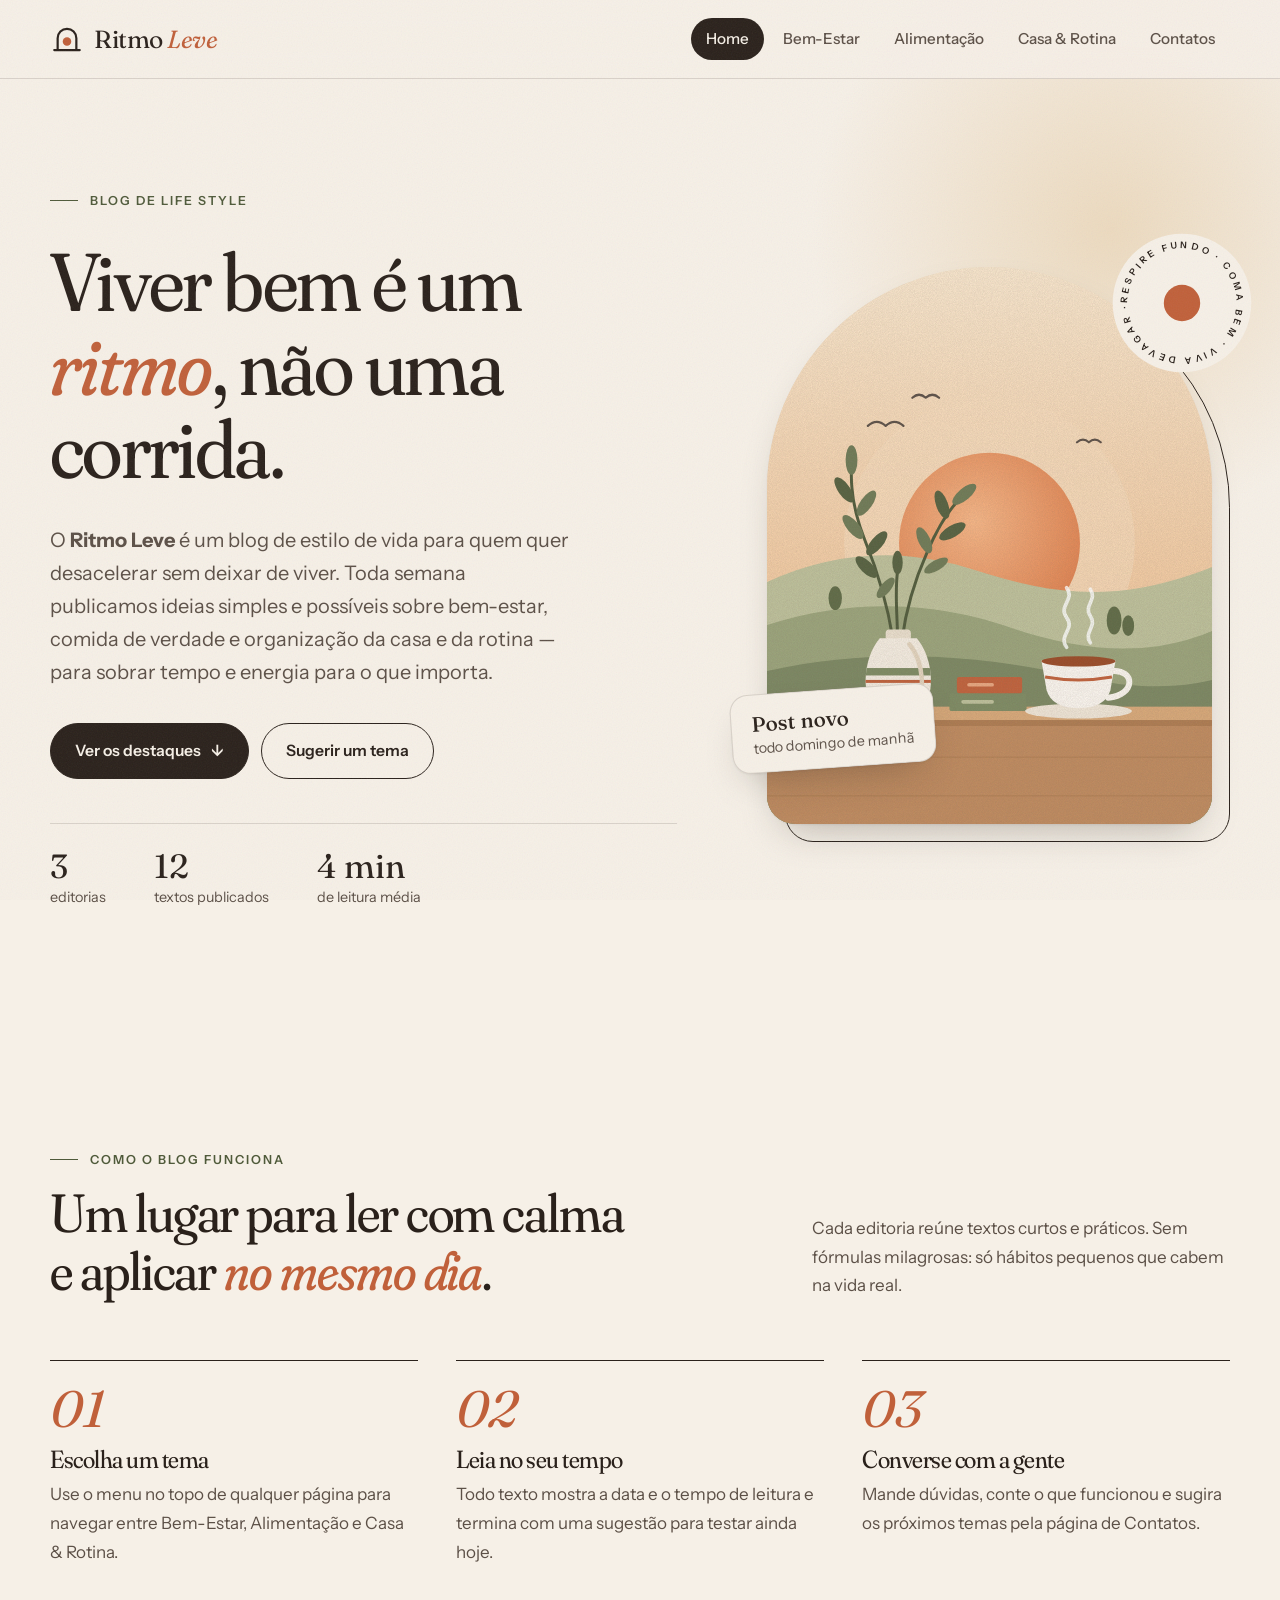
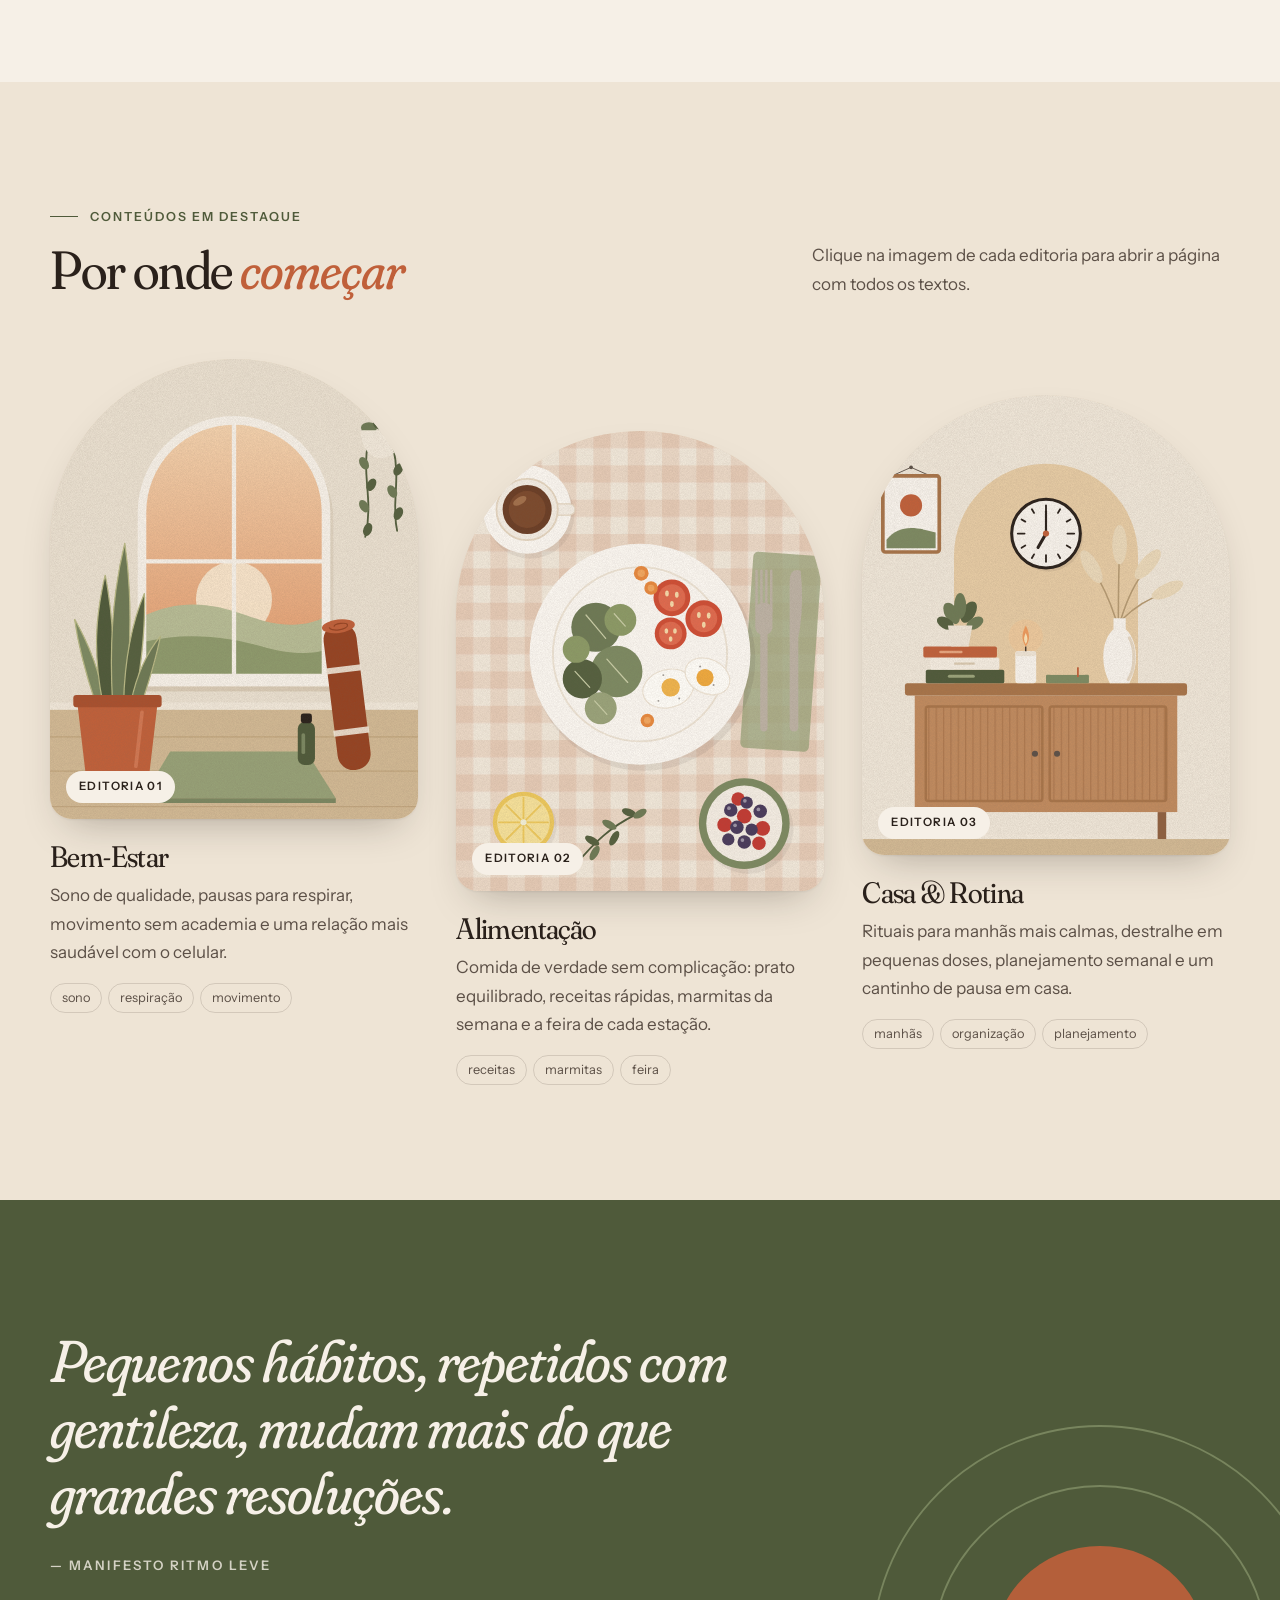
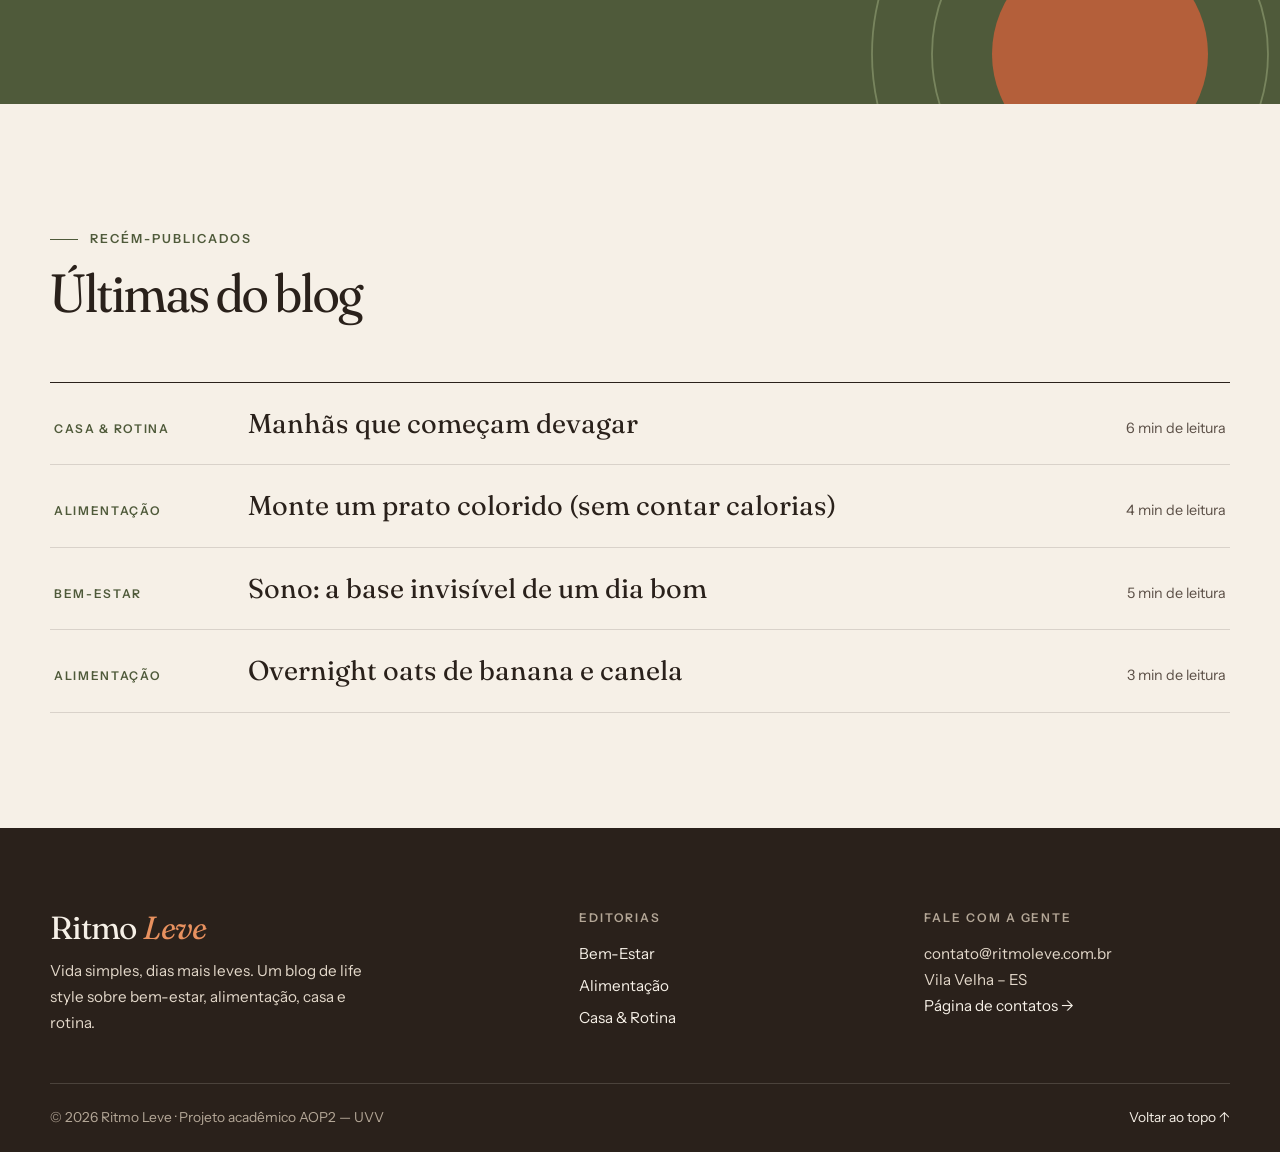
<file: index.html>
<!DOCTYPE html>
<html lang="pt-BR">
<head>
  <meta charset="UTF-8">
  <meta name="viewport" content="width=device-width, initial-scale=1">
  <title>Ritmo Leve — Blog de Life Style</title>
  <meta name="description" content="Ritmo Leve é um blog de life style com ideias práticas de bem-estar, alimentação e organização da casa e da rotina.">
  <link rel="icon" href="img/favicon.svg" type="image/svg+xml">
  <link rel="preconnect" href="https://fonts.googleapis.com">
  <link rel="preconnect" href="https://fonts.gstatic.com" crossorigin>
  <link href="https://fonts.googleapis.com/css2?family=Fraunces:ital,opsz,wght,SOFT,WONK@0,9..144,300..600,0..100,0..1;1,9..144,300..600,0..100,0..1&family=Instrument+Sans:wght@400;500;600&display=swap" rel="stylesheet">
  <link rel="stylesheet" href="css/style.css">
</head>
<body>
  <a class="skip-link" href="#conteudo">Pular para o conteúdo</a>

  <header class="site-header" id="topo">
    <div class="container header-inner">
      <a class="brand" href="index.html" aria-label="Ritmo Leve — página inicial">
        <svg class="brand-mark" viewBox="0 0 40 40" aria-hidden="true">
          <path d="M9 33V19a11 11 0 0 1 22 0v14" fill="none" stroke="currentColor" stroke-width="2.6"/>
          <circle cx="20" cy="23" r="5" fill="#C0603A"/>
          <path d="M5 33h30" stroke="currentColor" stroke-width="2.6" stroke-linecap="round"/>
        </svg>
        <span class="brand-name">Ritmo <em>Leve</em></span>
      </a>
      <nav class="site-nav" aria-label="Navegação principal">
        <ul>
          <li><a href="index.html" aria-current="page">Home</a></li>
          <li><a href="bem-estar.html">Bem-Estar</a></li>
          <li><a href="alimentacao.html">Alimentação</a></li>
          <li><a href="casa-e-rotina.html">Casa &amp; Rotina</a></li>
          <li><a href="contatos.html">Contatos</a></li>
        </ul>
      </nav>
    </div>
  </header>

  <main id="conteudo">

    <!-- Apresentação do blog -->
    <section class="hero" aria-labelledby="hero-titulo">
      <div class="container hero-grid">
        <div class="hero-text">
          <p class="eyebrow rise">Blog de Life Style</p>
          <h1 id="hero-titulo" class="rise d1">Viver bem é um <em>ritmo</em>, não uma corrida.</h1>
          <p class="lead rise d2">
            O <strong>Ritmo Leve</strong> é um blog de estilo de vida para quem quer desacelerar sem deixar de viver.
            Toda semana publicamos ideias simples e possíveis sobre bem-estar, comida de verdade e organização da
            casa e da rotina — para sobrar tempo e energia para o que importa.
          </p>
          <div class="hero-actions rise d3">
            <a class="btn btn-primary" href="#destaques">Ver os destaques <span aria-hidden="true">↓</span></a>
            <a class="btn btn-ghost" href="contatos.html">Sugerir um tema</a>
          </div>
          <ul class="hero-stats rise d4">
            <li><strong>3</strong> editorias</li>
            <li><strong>12</strong> textos publicados</li>
            <li><strong>4 min</strong> de leitura média</li>
          </ul>
        </div>

        <div class="hero-art rise d2">
          <span class="arch-outline" aria-hidden="true"></span>
          <div class="arch">
            <img src="img/hero.svg" width="600" height="750"
                 alt="Ilustração de uma manhã tranquila: sol nascendo sobre colinas, uma xícara de chá, livros e um vaso com galhos no parapeito da janela.">
          </div>
          <div class="hero-ring" aria-hidden="true">
            <svg viewBox="0 0 200 200" width="100%" height="100%">
              <defs>
                <path id="circulo" d="M100,100 m-78,0 a78,78 0 1,1 156,0 a78,78 0 1,1 -156,0"/>
              </defs>
              <circle cx="100" cy="100" r="99" fill="#F6F0E7"/>
              <text><textPath href="#circulo" textLength="485" lengthAdjust="spacing">respire fundo · coma bem · viva devagar ·</textPath></text>
              <circle cx="100" cy="100" r="26" fill="#C0603A"/>
            </svg>
          </div>
          <p class="hero-badge"><strong>Post novo</strong>todo domingo de manhã</p>
        </div>
      </div>
    </section>

    <!-- Como o blog funciona -->
    <section class="section" aria-labelledby="como-titulo">
      <div class="container">
        <div class="section-head">
          <div>
            <p class="eyebrow">Como o blog funciona</p>
            <h2 id="como-titulo">Um lugar para ler com calma e aplicar <em>no mesmo dia</em>.</h2>
          </div>
          <p class="section-intro">
            Cada editoria reúne textos curtos e práticos. Sem fórmulas milagrosas: só hábitos pequenos que cabem na vida real.
          </p>
        </div>
        <ol class="steps">
          <li class="step reveal">
            <span class="step-num">01</span>
            <h3>Escolha um tema</h3>
            <p>Use o menu no topo de qualquer página para navegar entre Bem-Estar, Alimentação e Casa &amp; Rotina.</p>
          </li>
          <li class="step reveal">
            <span class="step-num">02</span>
            <h3>Leia no seu tempo</h3>
            <p>Todo texto mostra a data e o tempo de leitura e termina com uma sugestão para testar ainda hoje.</p>
          </li>
          <li class="step reveal">
            <span class="step-num">03</span>
            <h3>Converse com a gente</h3>
            <p>Mande dúvidas, conte o que funcionou e sugira os próximos temas pela página de Contatos.</p>
          </li>
        </ol>
      </div>
    </section>

    <!-- Conteúdos em destaque -->
    <section class="section band" id="destaques" aria-labelledby="destaques-titulo">
      <div class="container">
        <div class="section-head">
          <div>
            <p class="eyebrow">Conteúdos em destaque</p>
            <h2 id="destaques-titulo">Por onde <em>começar</em></h2>
          </div>
          <p class="section-intro">Clique na imagem de cada editoria para abrir a página com todos os textos.</p>
        </div>

        <div class="highlights">
          <article class="highlight reveal">
            <a class="card-media" href="bem-estar.html">
              <img src="img/bem-estar.svg" width="600" height="750" loading="lazy"
                   alt="Abrir a editoria Bem-Estar: ilustração de uma janela em arco ao entardecer, com planta e tapete de yoga.">
              <span class="card-tag" aria-hidden="true">Editoria 01</span>
            </a>
            <div class="highlight-body">
              <h3><a href="bem-estar.html">Bem-Estar</a></h3>
              <p>Sono de qualidade, pausas para respirar, movimento sem academia e uma relação mais saudável com o celular.</p>
              <ul class="highlight-topics" aria-label="Assuntos">
                <li>sono</li><li>respiração</li><li>movimento</li>
              </ul>
            </div>
          </article>

          <article class="highlight reveal">
            <a class="card-media" href="alimentacao.html">
              <img src="img/alimentacao.svg" width="600" height="750" loading="lazy"
                   alt="Abrir a editoria Alimentação: ilustração de uma mesa vista de cima com prato colorido, café e frutas.">
              <span class="card-tag" aria-hidden="true">Editoria 02</span>
            </a>
            <div class="highlight-body">
              <h3><a href="alimentacao.html">Alimentação</a></h3>
              <p>Comida de verdade sem complicação: prato equilibrado, receitas rápidas, marmitas da semana e a feira de cada estação.</p>
              <ul class="highlight-topics" aria-label="Assuntos">
                <li>receitas</li><li>marmitas</li><li>feira</li>
              </ul>
            </div>
          </article>

          <article class="highlight reveal">
            <a class="card-media" href="casa-e-rotina.html">
              <img src="img/casa-e-rotina.svg" width="600" height="750" loading="lazy"
                   alt="Abrir a editoria Casa e Rotina: ilustração de um aparador com livros, vela, vaso de plumas e relógio marcando sete horas.">
              <span class="card-tag" aria-hidden="true">Editoria 03</span>
            </a>
            <div class="highlight-body">
              <h3><a href="casa-e-rotina.html">Casa &amp; Rotina</a></h3>
              <p>Rituais para manhãs mais calmas, destralhe em pequenas doses, planejamento semanal e um cantinho de pausa em casa.</p>
              <ul class="highlight-topics" aria-label="Assuntos">
                <li>manhãs</li><li>organização</li><li>planejamento</li>
              </ul>
            </div>
          </article>
        </div>
      </div>
    </section>

    <!-- Manifesto -->
    <section class="manifesto" aria-label="Filosofia do blog">
      <div class="container manifesto-inner">
        <blockquote>
          <p>Pequenos hábitos, repetidos com gentileza, mudam mais do que grandes resoluções.</p>
          <footer>— Manifesto Ritmo Leve</footer>
        </blockquote>
        <svg class="manifesto-sun" viewBox="0 0 400 400" aria-hidden="true">
          <circle cx="200" cy="200" r="190" fill="none" stroke="#7D8A62" stroke-width="1.5"/>
          <circle cx="200" cy="200" r="140" fill="none" stroke="#7D8A62" stroke-width="1.5"/>
          <circle cx="200" cy="200" r="90" fill="#C0603A"/>
        </svg>
      </div>
    </section>

    <!-- Últimas publicações -->
    <section class="section" aria-labelledby="ultimas-titulo">
      <div class="container">
        <div class="section-head">
          <div>
            <p class="eyebrow">Recém-publicados</p>
            <h2 id="ultimas-titulo">Últimas do blog</h2>
          </div>
        </div>
        <ul class="post-list">
          <li>
            <a href="casa-e-rotina.html#manhas">
              <span class="post-cat">Casa &amp; Rotina</span>
              <span class="post-title">Manhãs que começam devagar</span>
              <span class="post-time">6 min de leitura</span>
            </a>
          </li>
          <li>
            <a href="alimentacao.html#prato">
              <span class="post-cat">Alimentação</span>
              <span class="post-title">Monte um prato colorido (sem contar calorias)</span>
              <span class="post-time">4 min de leitura</span>
            </a>
          </li>
          <li>
            <a href="bem-estar.html#sono">
              <span class="post-cat">Bem-Estar</span>
              <span class="post-title">Sono: a base invisível de um dia bom</span>
              <span class="post-time">5 min de leitura</span>
            </a>
          </li>
          <li>
            <a href="alimentacao.html#receita">
              <span class="post-cat">Alimentação</span>
              <span class="post-title">Overnight oats de banana e canela</span>
              <span class="post-time">3 min de leitura</span>
            </a>
          </li>
        </ul>
      </div>
    </section>

  </main>

  <footer class="site-footer">
    <div class="container footer-inner">
      <div class="footer-brand">
        <p class="brand-name">Ritmo <em>Leve</em></p>
        <p>Vida simples, dias mais leves. Um blog de life style sobre bem-estar, alimentação, casa e rotina.</p>
      </div>
      <div>
        <h2>Editorias</h2>
        <ul>
          <li><a href="bem-estar.html">Bem-Estar</a></li>
          <li><a href="alimentacao.html">Alimentação</a></li>
          <li><a href="casa-e-rotina.html">Casa &amp; Rotina</a></li>
        </ul>
      </div>
      <div>
        <h2>Fale com a gente</h2>
        <address>
          contato@ritmoleve.com.br<br>
          Vila Velha – ES
        </address>
        <p><a href="contatos.html">Página de contatos →</a></p>
      </div>
    </div>
    <div class="container footer-bottom">
      <p>© 2026 Ritmo Leve · Projeto acadêmico AOP2 — UVV</p>
      <a href="#topo">Voltar ao topo ↑</a>
    </div>
  </footer>
</body>
</html>
</file>
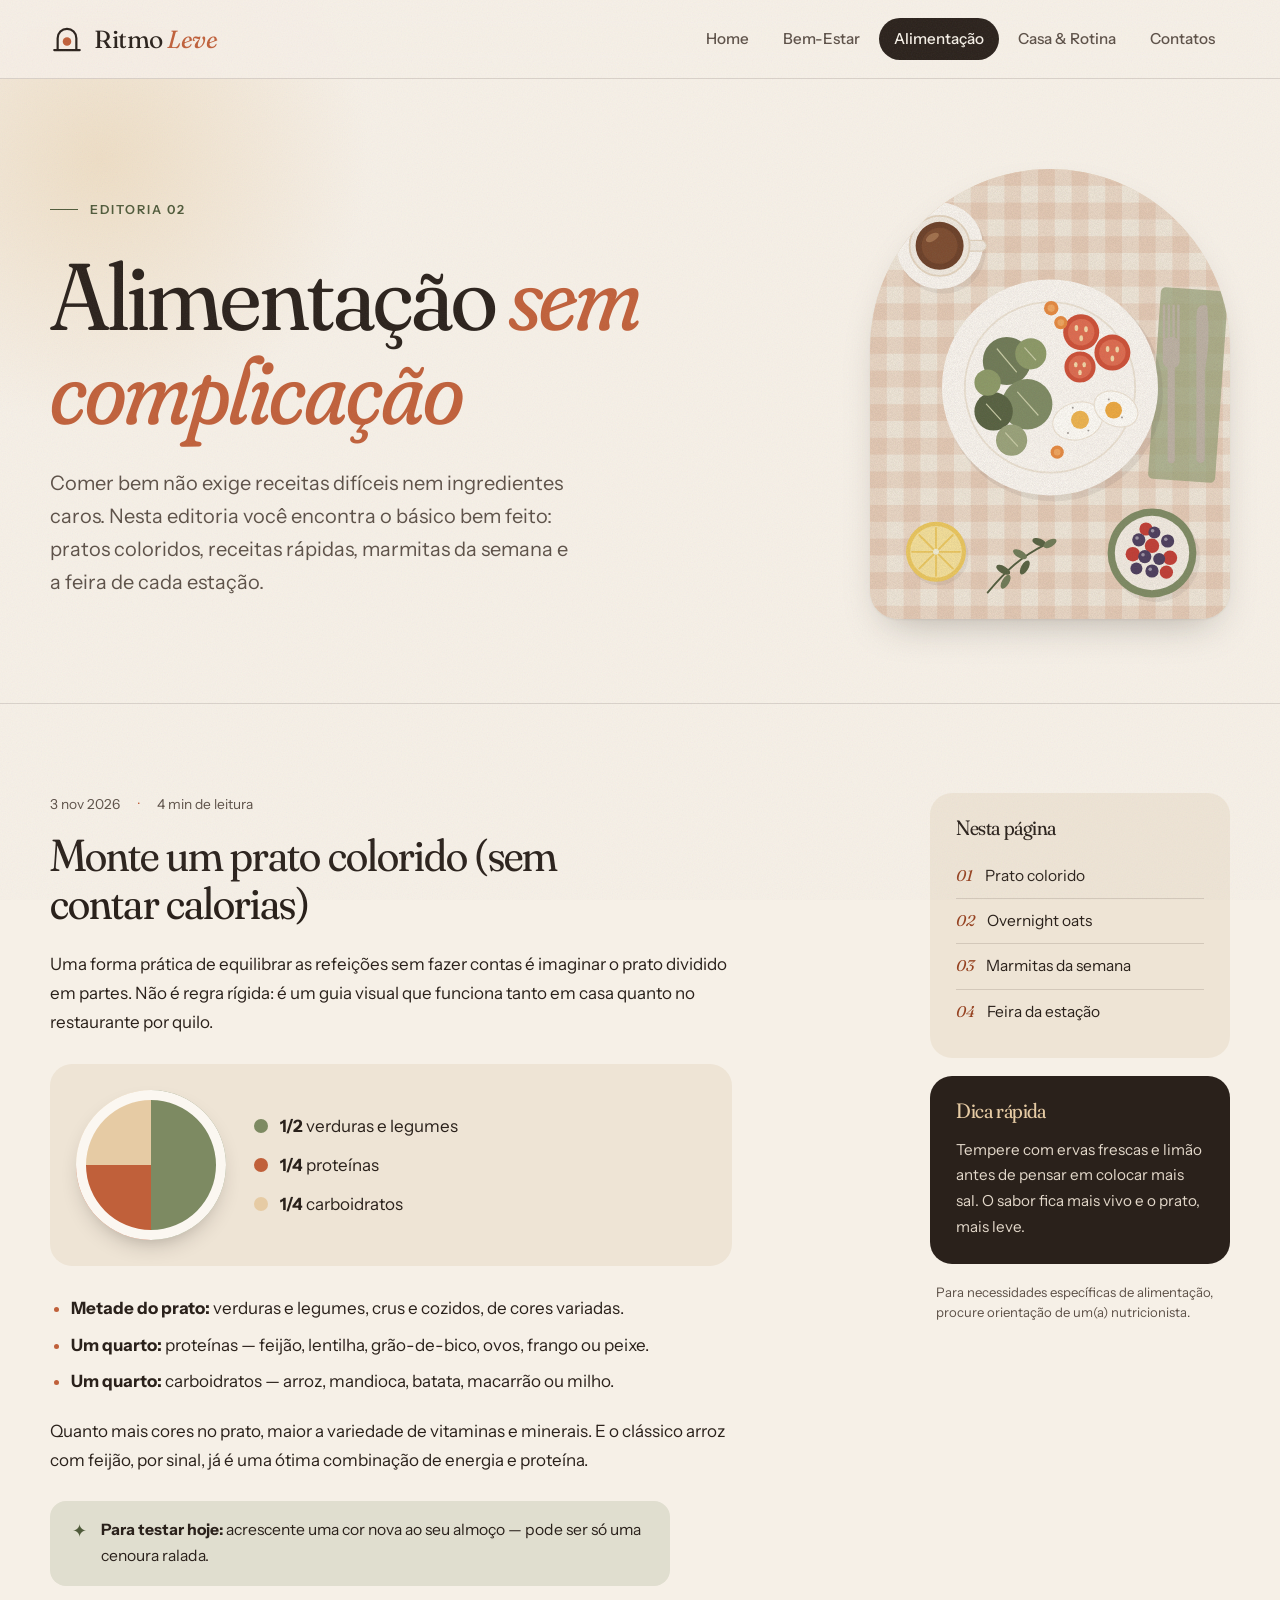
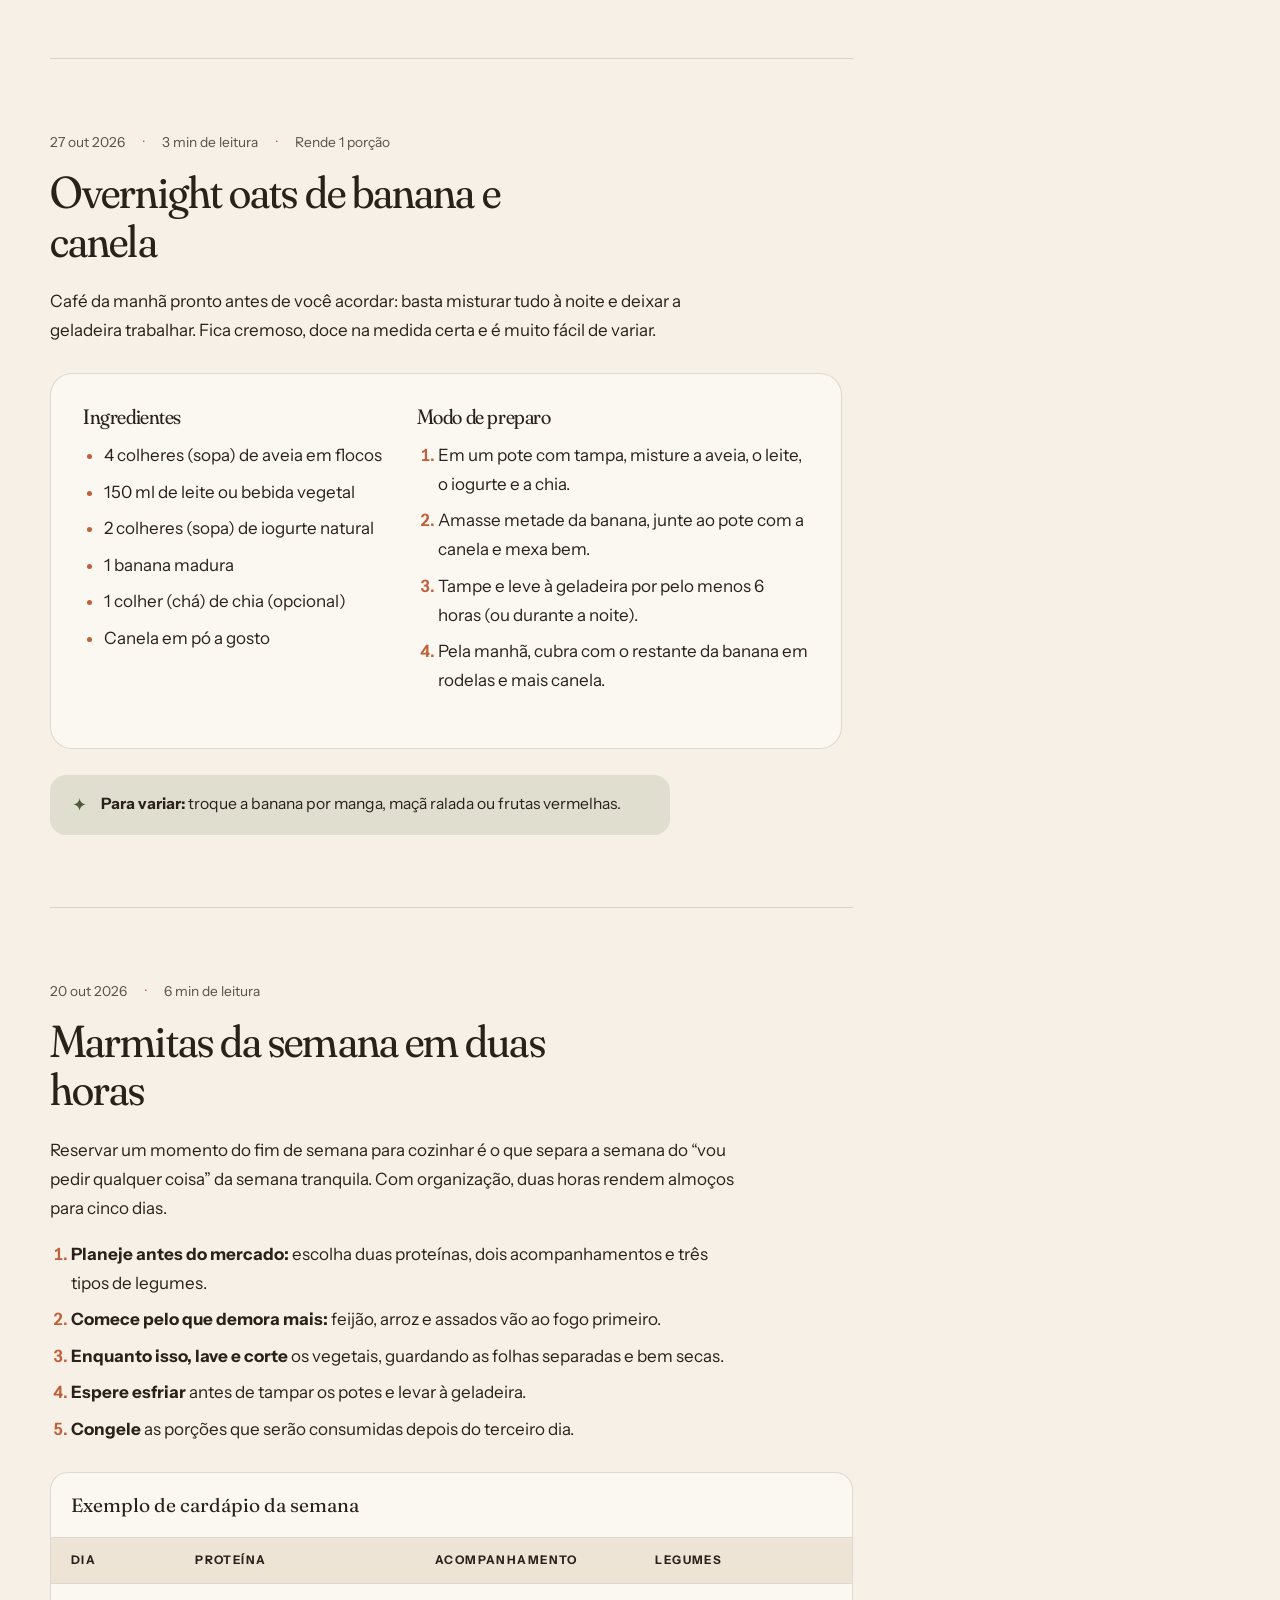
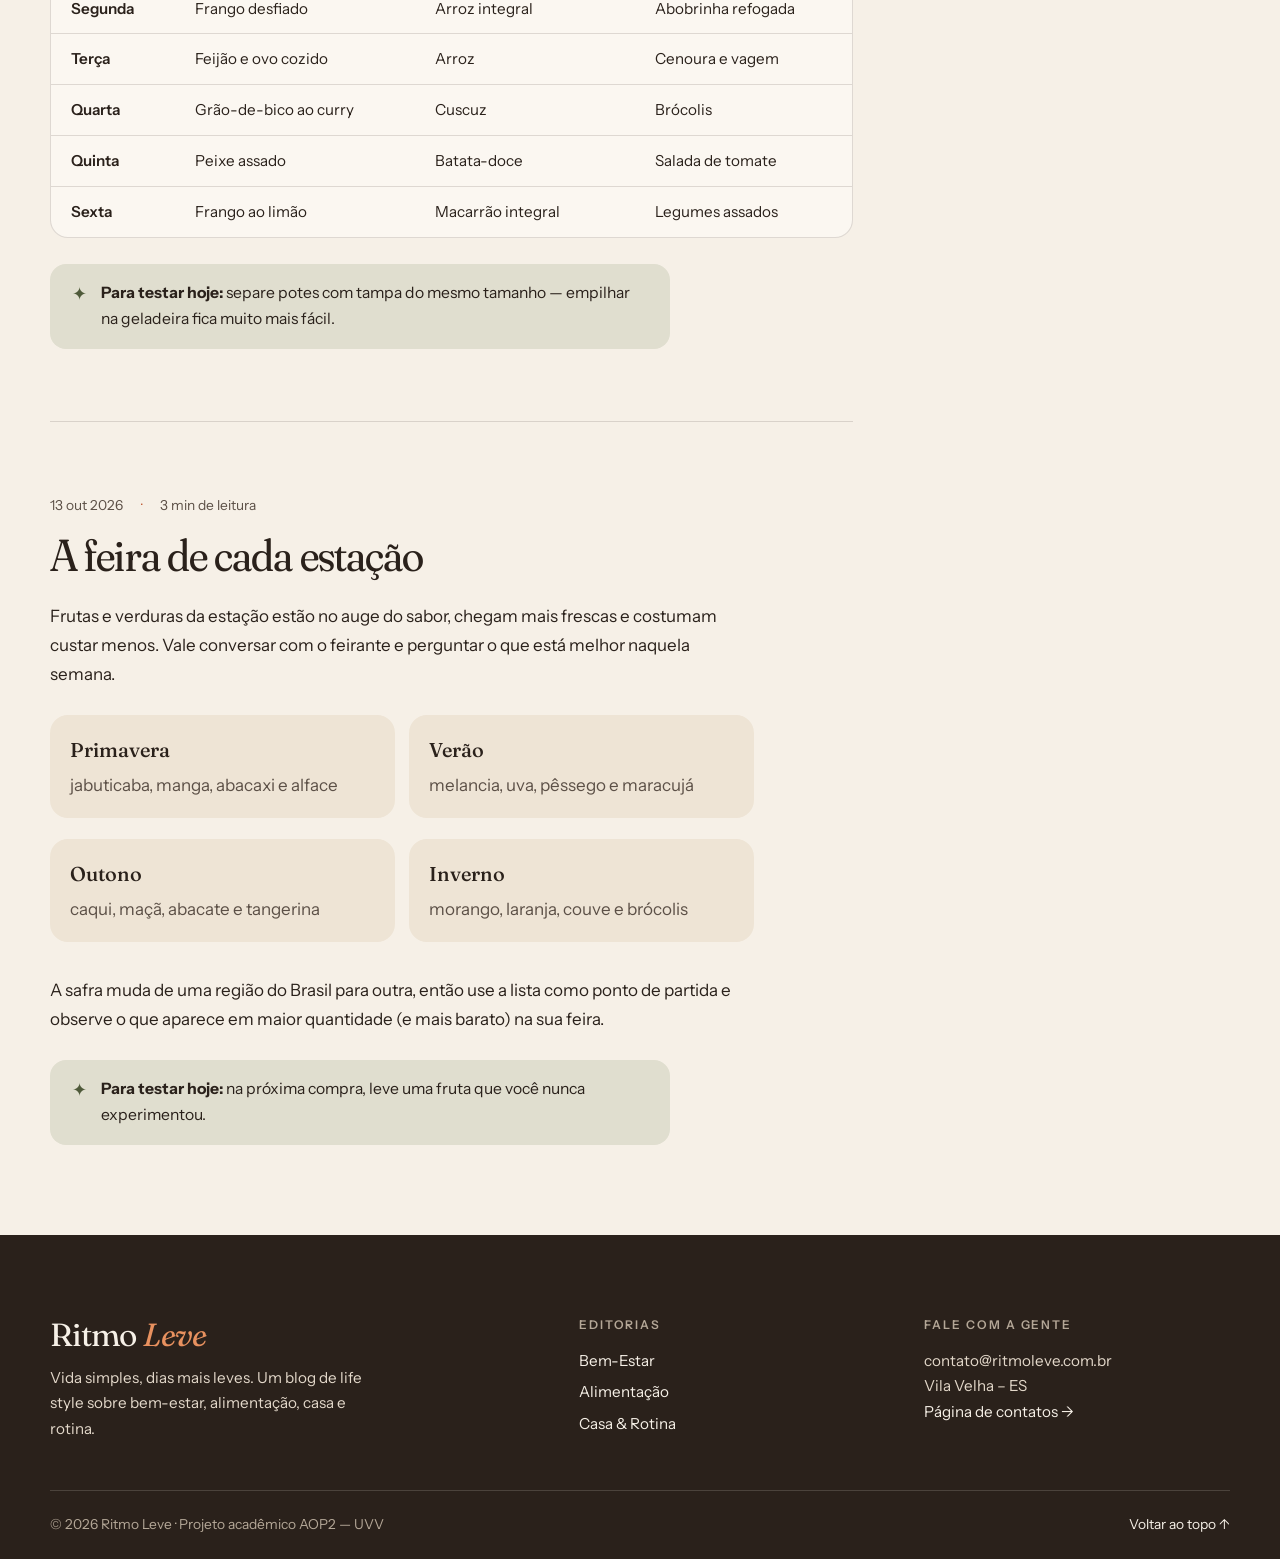
<file: alimentacao.html>
<!DOCTYPE html>
<html lang="pt-BR">
<head>
  <meta charset="UTF-8">
  <meta name="viewport" content="width=device-width, initial-scale=1">
  <title>Alimentação — Ritmo Leve</title>
  <meta name="description" content="Comida de verdade sem complicação: prato colorido, receitas rápidas, marmitas da semana e a feira de cada estação.">
  <link rel="icon" href="img/favicon.svg" type="image/svg+xml">
  <link rel="preconnect" href="https://fonts.googleapis.com">
  <link rel="preconnect" href="https://fonts.gstatic.com" crossorigin>
  <link href="https://fonts.googleapis.com/css2?family=Fraunces:ital,opsz,wght,SOFT,WONK@0,9..144,300..600,0..100,0..1;1,9..144,300..600,0..100,0..1&family=Instrument+Sans:wght@400;500;600&display=swap" rel="stylesheet">
  <link rel="stylesheet" href="css/style.css">
</head>
<body>
  <a class="skip-link" href="#conteudo">Pular para o conteúdo</a>

  <header class="site-header" id="topo">
    <div class="container header-inner">
      <a class="brand" href="index.html" aria-label="Ritmo Leve — página inicial">
        <svg class="brand-mark" viewBox="0 0 40 40" aria-hidden="true">
          <path d="M9 33V19a11 11 0 0 1 22 0v14" fill="none" stroke="currentColor" stroke-width="2.6"/>
          <circle cx="20" cy="23" r="5" fill="#C0603A"/>
          <path d="M5 33h30" stroke="currentColor" stroke-width="2.6" stroke-linecap="round"/>
        </svg>
        <span class="brand-name">Ritmo <em>Leve</em></span>
      </a>
      <nav class="site-nav" aria-label="Navegação principal">
        <ul>
          <li><a href="index.html">Home</a></li>
          <li><a href="bem-estar.html">Bem-Estar</a></li>
          <li><a href="alimentacao.html" aria-current="page">Alimentação</a></li>
          <li><a href="casa-e-rotina.html">Casa &amp; Rotina</a></li>
          <li><a href="contatos.html">Contatos</a></li>
        </ul>
      </nav>
    </div>
  </header>

  <main id="conteudo">

    <section class="page-hero" aria-labelledby="pagina-titulo">
      <div class="container page-hero-grid">
        <div>
          <p class="eyebrow rise">Editoria 02</p>
          <h1 id="pagina-titulo" class="rise d1">Alimentação <em>sem complicação</em></h1>
          <p class="lead rise d2">
            Comer bem não exige receitas difíceis nem ingredientes caros. Nesta editoria você encontra o básico bem
            feito: pratos coloridos, receitas rápidas, marmitas da semana e a feira de cada estação.
          </p>
        </div>
        <div class="arch rise d2">
          <img src="img/alimentacao.svg" width="600" height="750"
               alt="Ilustração de uma mesa vista de cima com prato colorido de salada, tomates e ovos, xícara de café, limão e tigela de frutas vermelhas.">
        </div>
      </div>
    </section>

    <div class="container page-layout">
      <div class="posts">

        <article class="post" id="prato">
          <p class="post-meta"><time datetime="2026-11-03">3 nov 2026</time><span>4 min de leitura</span></p>
          <h2>Monte um prato colorido (sem contar calorias)</h2>
          <p>
            Uma forma prática de equilibrar as refeições sem fazer contas é imaginar o prato dividido em partes. Não é
            regra rígida: é um guia visual que funciona tanto em casa quanto no restaurante por quilo.
          </p>
          <div class="plate-guide">
            <div class="plate" role="img" aria-label="Prato dividido: metade verduras e legumes, um quarto proteínas e um quarto carboidratos."></div>
            <ul class="plate-legend">
              <li><span class="swatch" style="background:#7D8A62"></span><span><strong>1/2</strong> verduras e legumes</span></li>
              <li><span class="swatch" style="background:#C0603A"></span><span><strong>1/4</strong> proteínas</span></li>
              <li><span class="swatch" style="background:#E6CBA4"></span><span><strong>1/4</strong> carboidratos</span></li>
            </ul>
          </div>
          <ul>
            <li><strong>Metade do prato:</strong> verduras e legumes, crus e cozidos, de cores variadas.</li>
            <li><strong>Um quarto:</strong> proteínas — feijão, lentilha, grão-de-bico, ovos, frango ou peixe.</li>
            <li><strong>Um quarto:</strong> carboidratos — arroz, mandioca, batata, macarrão ou milho.</li>
          </ul>
          <p>
            Quanto mais cores no prato, maior a variedade de vitaminas e minerais. E o clássico arroz com feijão, por
            sinal, já é uma ótima combinação de energia e proteína.
          </p>
          <div class="try">
            <p><strong>Para testar hoje:</strong> acrescente uma cor nova ao seu almoço — pode ser só uma cenoura ralada.</p>
          </div>
        </article>

        <article class="post" id="receita">
          <p class="post-meta"><time datetime="2026-10-27">27 out 2026</time><span>3 min de leitura</span><span>Rende 1 porção</span></p>
          <h2>Overnight oats de banana e canela</h2>
          <p>
            Café da manhã pronto antes de você acordar: basta misturar tudo à noite e deixar a geladeira trabalhar.
            Fica cremoso, doce na medida certa e é muito fácil de variar.
          </p>
          <div class="recipe">
            <div>
              <h3>Ingredientes</h3>
              <ul>
                <li>4 colheres (sopa) de aveia em flocos</li>
                <li>150 ml de leite ou bebida vegetal</li>
                <li>2 colheres (sopa) de iogurte natural</li>
                <li>1 banana madura</li>
                <li>1 colher (chá) de chia (opcional)</li>
                <li>Canela em pó a gosto</li>
              </ul>
            </div>
            <div>
              <h3>Modo de preparo</h3>
              <ol>
                <li>Em um pote com tampa, misture a aveia, o leite, o iogurte e a chia.</li>
                <li>Amasse metade da banana, junte ao pote com a canela e mexa bem.</li>
                <li>Tampe e leve à geladeira por pelo menos 6 horas (ou durante a noite).</li>
                <li>Pela manhã, cubra com o restante da banana em rodelas e mais canela.</li>
              </ol>
            </div>
          </div>
          <div class="try">
            <p><strong>Para variar:</strong> troque a banana por manga, maçã ralada ou frutas vermelhas.</p>
          </div>
        </article>

        <article class="post" id="marmitas">
          <p class="post-meta"><time datetime="2026-10-20">20 out 2026</time><span>6 min de leitura</span></p>
          <h2>Marmitas da semana em duas horas</h2>
          <p>
            Reservar um momento do fim de semana para cozinhar é o que separa a semana do “vou pedir qualquer coisa”
            da semana tranquila. Com organização, duas horas rendem almoços para cinco dias.
          </p>
          <ol>
            <li><strong>Planeje antes do mercado:</strong> escolha duas proteínas, dois acompanhamentos e três tipos de legumes.</li>
            <li><strong>Comece pelo que demora mais:</strong> feijão, arroz e assados vão ao fogo primeiro.</li>
            <li><strong>Enquanto isso, lave e corte</strong> os vegetais, guardando as folhas separadas e bem secas.</li>
            <li><strong>Espere esfriar</strong> antes de tampar os potes e levar à geladeira.</li>
            <li><strong>Congele</strong> as porções que serão consumidas depois do terceiro dia.</li>
          </ol>
          <div class="table-wrap">
            <table>
              <caption>Exemplo de cardápio da semana</caption>
              <thead>
                <tr>
                  <th scope="col">Dia</th>
                  <th scope="col">Proteína</th>
                  <th scope="col">Acompanhamento</th>
                  <th scope="col">Legumes</th>
                </tr>
              </thead>
              <tbody>
                <tr><th scope="row">Segunda</th><td>Frango desfiado</td><td>Arroz integral</td><td>Abobrinha refogada</td></tr>
                <tr><th scope="row">Terça</th><td>Feijão e ovo cozido</td><td>Arroz</td><td>Cenoura e vagem</td></tr>
                <tr><th scope="row">Quarta</th><td>Grão-de-bico ao curry</td><td>Cuscuz</td><td>Brócolis</td></tr>
                <tr><th scope="row">Quinta</th><td>Peixe assado</td><td>Batata-doce</td><td>Salada de tomate</td></tr>
                <tr><th scope="row">Sexta</th><td>Frango ao limão</td><td>Macarrão integral</td><td>Legumes assados</td></tr>
              </tbody>
            </table>
          </div>
          <div class="try">
            <p><strong>Para testar hoje:</strong> separe potes com tampa do mesmo tamanho — empilhar na geladeira fica muito mais fácil.</p>
          </div>
        </article>

        <article class="post" id="feira">
          <p class="post-meta"><time datetime="2026-10-13">13 out 2026</time><span>3 min de leitura</span></p>
          <h2>A feira de cada estação</h2>
          <p>
            Frutas e verduras da estação estão no auge do sabor, chegam mais frescas e costumam custar menos. Vale
            conversar com o feirante e perguntar o que está melhor naquela semana.
          </p>
          <ul class="seasons">
            <li class="season"><strong>Primavera</strong>jabuticaba, manga, abacaxi e alface</li>
            <li class="season"><strong>Verão</strong>melancia, uva, pêssego e maracujá</li>
            <li class="season"><strong>Outono</strong>caqui, maçã, abacate e tangerina</li>
            <li class="season"><strong>Inverno</strong>morango, laranja, couve e brócolis</li>
          </ul>
          <p>
            A safra muda de uma região do Brasil para outra, então use a lista como ponto de partida e observe o que
            aparece em maior quantidade (e mais barato) na sua feira.
          </p>
          <div class="try">
            <p><strong>Para testar hoje:</strong> na próxima compra, leve uma fruta que você nunca experimentou.</p>
          </div>
        </article>

      </div>

      <aside class="page-aside" aria-label="Informações da página">
        <nav class="aside-card toc" aria-labelledby="toc-titulo">
          <h2 id="toc-titulo">Nesta página</h2>
          <ol>
            <li><a href="#prato">Prato colorido</a></li>
            <li><a href="#receita">Overnight oats</a></li>
            <li><a href="#marmitas">Marmitas da semana</a></li>
            <li><a href="#feira">Feira da estação</a></li>
          </ol>
        </nav>
        <div class="aside-card tip">
          <h2>Dica rápida</h2>
          <p>Tempere com ervas frescas e limão antes de pensar em colocar mais sal. O sabor fica mais vivo e o prato, mais leve.</p>
        </div>
        <p class="aside-note">Para necessidades específicas de alimentação, procure orientação de um(a) nutricionista.</p>
      </aside>
    </div>

  </main>

  <footer class="site-footer">
    <div class="container footer-inner">
      <div class="footer-brand">
        <p class="brand-name">Ritmo <em>Leve</em></p>
        <p>Vida simples, dias mais leves. Um blog de life style sobre bem-estar, alimentação, casa e rotina.</p>
      </div>
      <div>
        <h2>Editorias</h2>
        <ul>
          <li><a href="bem-estar.html">Bem-Estar</a></li>
          <li><a href="alimentacao.html">Alimentação</a></li>
          <li><a href="casa-e-rotina.html">Casa &amp; Rotina</a></li>
        </ul>
      </div>
      <div>
        <h2>Fale com a gente</h2>
        <address>
          contato@ritmoleve.com.br<br>
          Vila Velha – ES
        </address>
        <p><a href="contatos.html">Página de contatos →</a></p>
      </div>
    </div>
    <div class="container footer-bottom">
      <p>© 2026 Ritmo Leve · Projeto acadêmico AOP2 — UVV</p>
      <a href="#topo">Voltar ao topo ↑</a>
    </div>
  </footer>
</body>
</html>
</file>
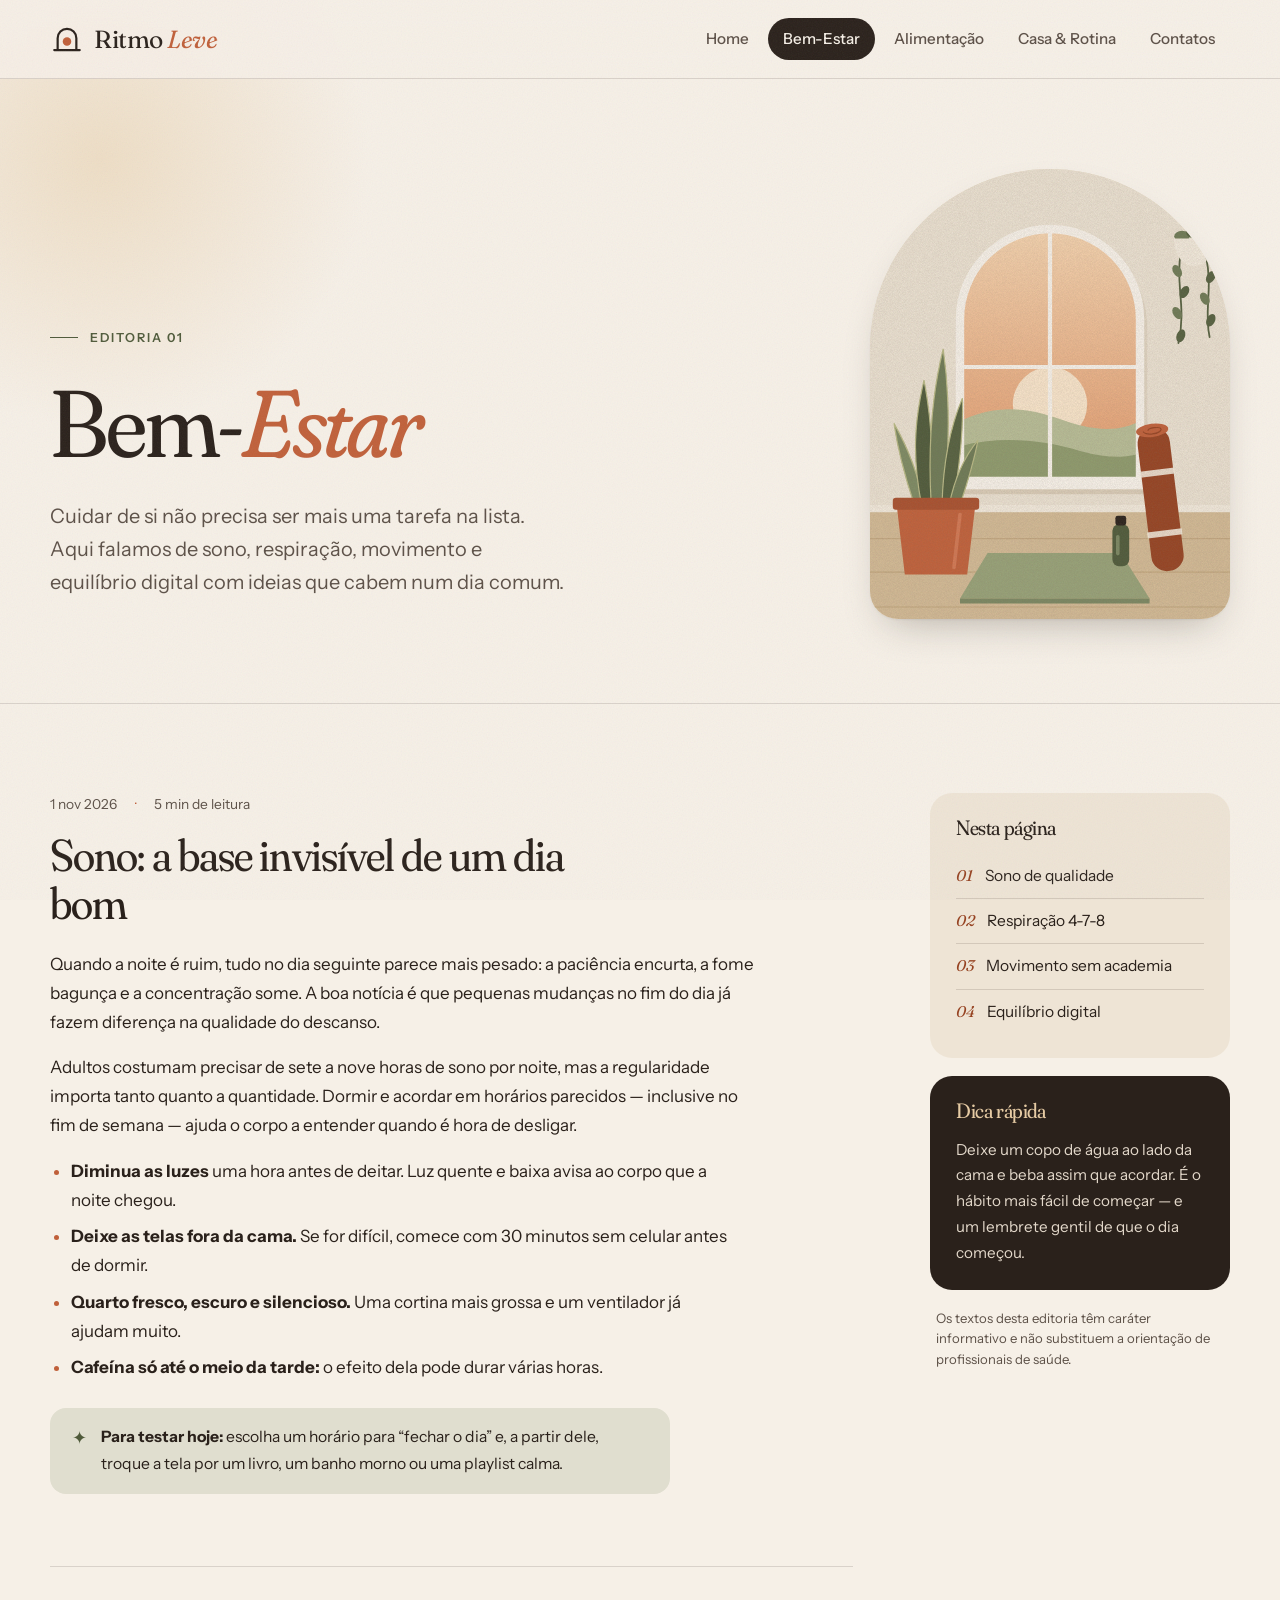
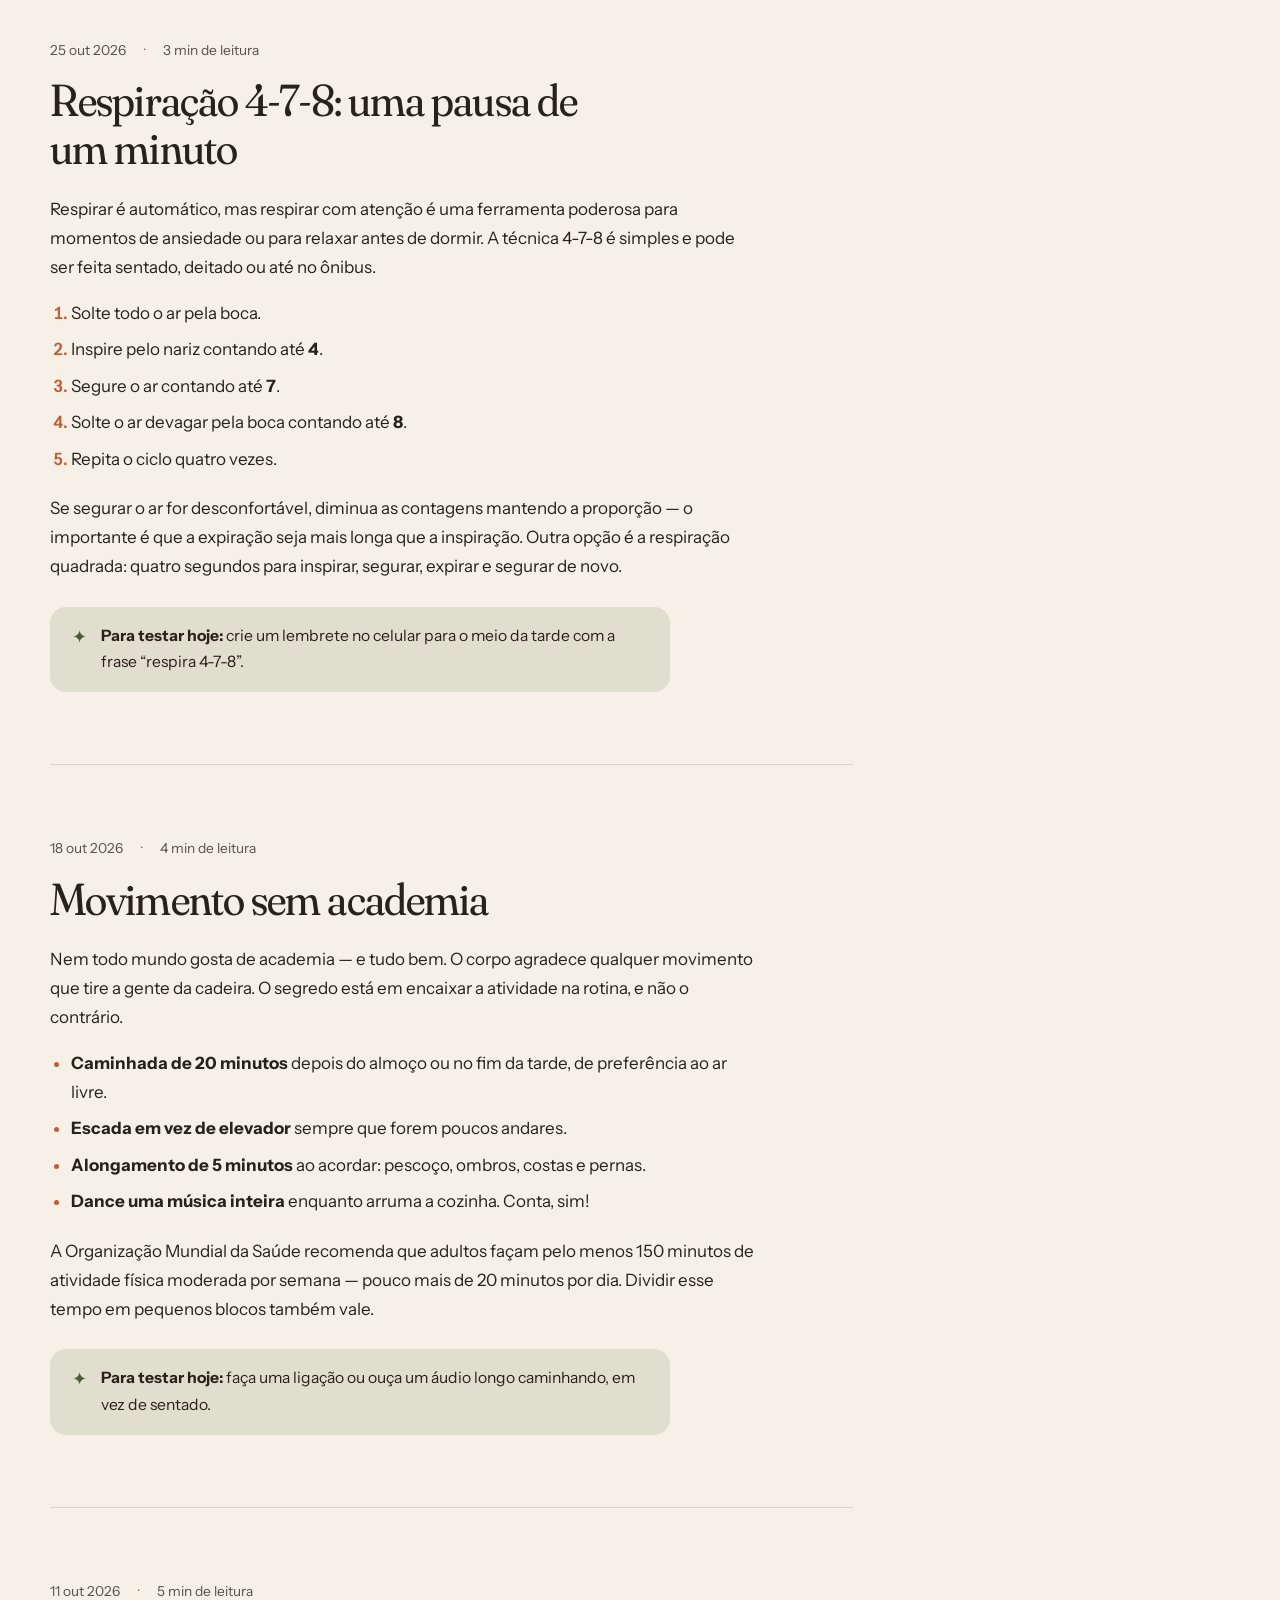
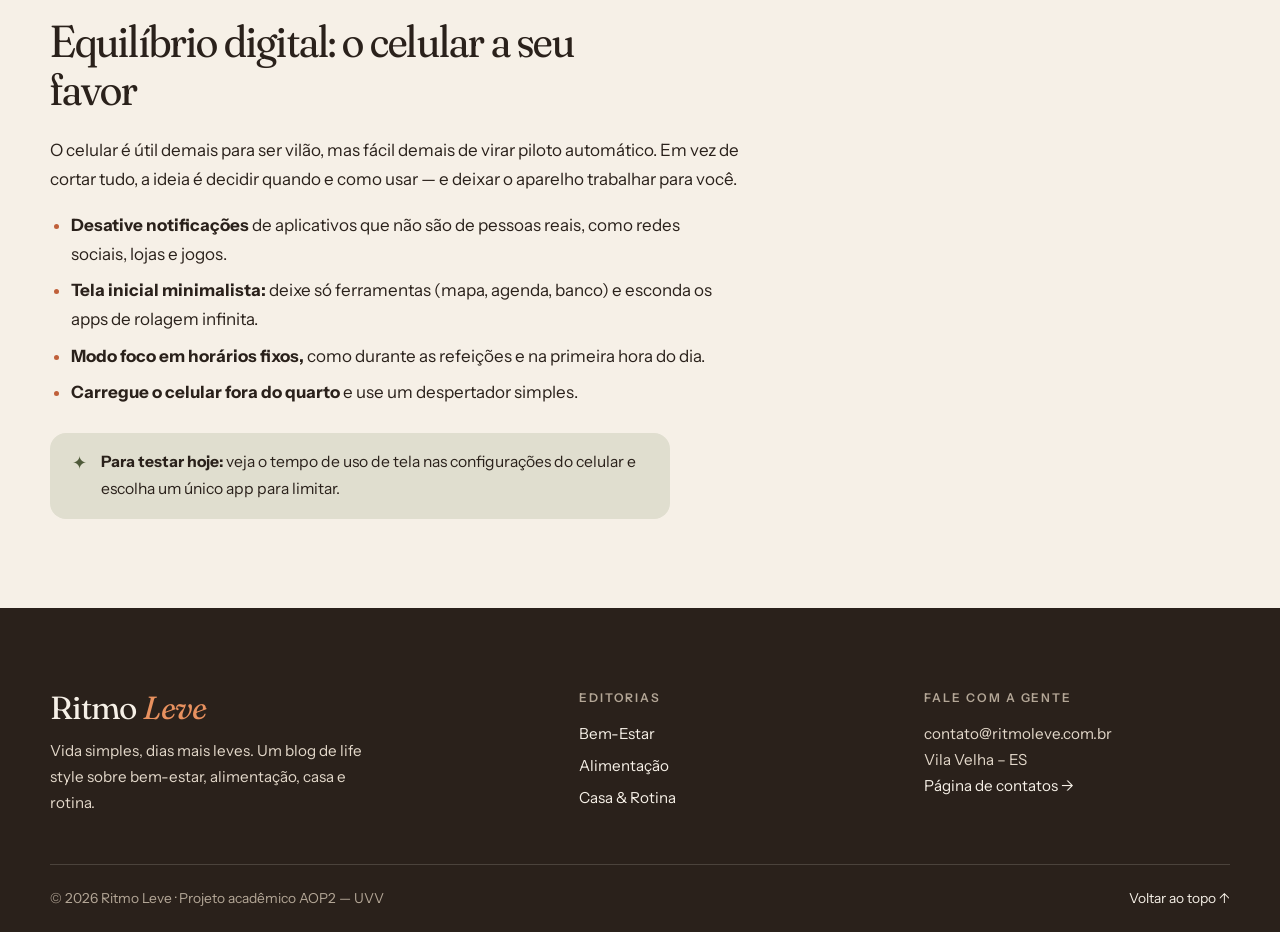
<file: bem-estar.html>
<!DOCTYPE html>
<html lang="pt-BR">
<head>
  <meta charset="UTF-8">
  <meta name="viewport" content="width=device-width, initial-scale=1">
  <title>Bem-Estar — Ritmo Leve</title>
  <meta name="description" content="Sono, respiração, movimento e equilíbrio digital: ideias simples de bem-estar para um dia comum.">
  <link rel="icon" href="img/favicon.svg" type="image/svg+xml">
  <link rel="preconnect" href="https://fonts.googleapis.com">
  <link rel="preconnect" href="https://fonts.gstatic.com" crossorigin>
  <link href="https://fonts.googleapis.com/css2?family=Fraunces:ital,opsz,wght,SOFT,WONK@0,9..144,300..600,0..100,0..1;1,9..144,300..600,0..100,0..1&family=Instrument+Sans:wght@400;500;600&display=swap" rel="stylesheet">
  <link rel="stylesheet" href="css/style.css">
</head>
<body>
  <a class="skip-link" href="#conteudo">Pular para o conteúdo</a>

  <header class="site-header" id="topo">
    <div class="container header-inner">
      <a class="brand" href="index.html" aria-label="Ritmo Leve — página inicial">
        <svg class="brand-mark" viewBox="0 0 40 40" aria-hidden="true">
          <path d="M9 33V19a11 11 0 0 1 22 0v14" fill="none" stroke="currentColor" stroke-width="2.6"/>
          <circle cx="20" cy="23" r="5" fill="#C0603A"/>
          <path d="M5 33h30" stroke="currentColor" stroke-width="2.6" stroke-linecap="round"/>
        </svg>
        <span class="brand-name">Ritmo <em>Leve</em></span>
      </a>
      <nav class="site-nav" aria-label="Navegação principal">
        <ul>
          <li><a href="index.html">Home</a></li>
          <li><a href="bem-estar.html" aria-current="page">Bem-Estar</a></li>
          <li><a href="alimentacao.html">Alimentação</a></li>
          <li><a href="casa-e-rotina.html">Casa &amp; Rotina</a></li>
          <li><a href="contatos.html">Contatos</a></li>
        </ul>
      </nav>
    </div>
  </header>

  <main id="conteudo">

    <section class="page-hero" aria-labelledby="pagina-titulo">
      <div class="container page-hero-grid">
        <div>
          <p class="eyebrow rise">Editoria 01</p>
          <h1 id="pagina-titulo" class="rise d1">Bem-<em>Estar</em></h1>
          <p class="lead rise d2">
            Cuidar de si não precisa ser mais uma tarefa na lista. Aqui falamos de sono, respiração, movimento e
            equilíbrio digital com ideias que cabem num dia comum.
          </p>
        </div>
        <div class="arch rise d2">
          <img src="img/bem-estar.svg" width="600" height="750"
               alt="Ilustração de uma janela em arco ao entardecer, com espada-de-são-jorge, planta pendente e tapetes de yoga.">
        </div>
      </div>
    </section>

    <div class="container page-layout">
      <div class="posts">

        <article class="post" id="sono">
          <p class="post-meta"><time datetime="2026-11-01">1 nov 2026</time><span>5 min de leitura</span></p>
          <h2>Sono: a base invisível de um dia bom</h2>
          <p>
            Quando a noite é ruim, tudo no dia seguinte parece mais pesado: a paciência encurta, a fome bagunça e a
            concentração some. A boa notícia é que pequenas mudanças no fim do dia já fazem diferença na qualidade
            do descanso.
          </p>
          <p>
            Adultos costumam precisar de sete a nove horas de sono por noite, mas a regularidade importa tanto quanto
            a quantidade. Dormir e acordar em horários parecidos — inclusive no fim de semana — ajuda o corpo a
            entender quando é hora de desligar.
          </p>
          <ul>
            <li><strong>Diminua as luzes</strong> uma hora antes de deitar. Luz quente e baixa avisa ao corpo que a noite chegou.</li>
            <li><strong>Deixe as telas fora da cama.</strong> Se for difícil, comece com 30 minutos sem celular antes de dormir.</li>
            <li><strong>Quarto fresco, escuro e silencioso.</strong> Uma cortina mais grossa e um ventilador já ajudam muito.</li>
            <li><strong>Cafeína só até o meio da tarde:</strong> o efeito dela pode durar várias horas.</li>
          </ul>
          <div class="try">
            <p><strong>Para testar hoje:</strong> escolha um horário para “fechar o dia” e, a partir dele, troque a tela por um livro, um banho morno ou uma playlist calma.</p>
          </div>
        </article>

        <article class="post" id="respiracao">
          <p class="post-meta"><time datetime="2026-10-25">25 out 2026</time><span>3 min de leitura</span></p>
          <h2>Respiração 4-7-8: uma pausa de um minuto</h2>
          <p>
            Respirar é automático, mas respirar com atenção é uma ferramenta poderosa para momentos de ansiedade ou
            para relaxar antes de dormir. A técnica 4-7-8 é simples e pode ser feita sentado, deitado ou até no ônibus.
          </p>
          <ol>
            <li>Solte todo o ar pela boca.</li>
            <li>Inspire pelo nariz contando até <strong>4</strong>.</li>
            <li>Segure o ar contando até <strong>7</strong>.</li>
            <li>Solte o ar devagar pela boca contando até <strong>8</strong>.</li>
            <li>Repita o ciclo quatro vezes.</li>
          </ol>
          <p>
            Se segurar o ar for desconfortável, diminua as contagens mantendo a proporção — o importante é que a
            expiração seja mais longa que a inspiração. Outra opção é a respiração quadrada: quatro segundos para
            inspirar, segurar, expirar e segurar de novo.
          </p>
          <div class="try">
            <p><strong>Para testar hoje:</strong> crie um lembrete no celular para o meio da tarde com a frase “respira 4-7-8”.</p>
          </div>
        </article>

        <article class="post" id="movimento">
          <p class="post-meta"><time datetime="2026-10-18">18 out 2026</time><span>4 min de leitura</span></p>
          <h2>Movimento sem academia</h2>
          <p>
            Nem todo mundo gosta de academia — e tudo bem. O corpo agradece qualquer movimento que tire a gente da
            cadeira. O segredo está em encaixar a atividade na rotina, e não o contrário.
          </p>
          <ul>
            <li><strong>Caminhada de 20 minutos</strong> depois do almoço ou no fim da tarde, de preferência ao ar livre.</li>
            <li><strong>Escada em vez de elevador</strong> sempre que forem poucos andares.</li>
            <li><strong>Alongamento de 5 minutos</strong> ao acordar: pescoço, ombros, costas e pernas.</li>
            <li><strong>Dance uma música inteira</strong> enquanto arruma a cozinha. Conta, sim!</li>
          </ul>
          <p>
            A Organização Mundial da Saúde recomenda que adultos façam pelo menos 150 minutos de atividade física
            moderada por semana — pouco mais de 20 minutos por dia. Dividir esse tempo em pequenos blocos também vale.
          </p>
          <div class="try">
            <p><strong>Para testar hoje:</strong> faça uma ligação ou ouça um áudio longo caminhando, em vez de sentado.</p>
          </div>
        </article>

        <article class="post" id="digital">
          <p class="post-meta"><time datetime="2026-10-11">11 out 2026</time><span>5 min de leitura</span></p>
          <h2>Equilíbrio digital: o celular a seu favor</h2>
          <p>
            O celular é útil demais para ser vilão, mas fácil demais de virar piloto automático. Em vez de cortar
            tudo, a ideia é decidir quando e como usar — e deixar o aparelho trabalhar para você.
          </p>
          <ul>
            <li><strong>Desative notificações</strong> de aplicativos que não são de pessoas reais, como redes sociais, lojas e jogos.</li>
            <li><strong>Tela inicial minimalista:</strong> deixe só ferramentas (mapa, agenda, banco) e esconda os apps de rolagem infinita.</li>
            <li><strong>Modo foco em horários fixos,</strong> como durante as refeições e na primeira hora do dia.</li>
            <li><strong>Carregue o celular fora do quarto</strong> e use um despertador simples.</li>
          </ul>
          <div class="try">
            <p><strong>Para testar hoje:</strong> veja o tempo de uso de tela nas configurações do celular e escolha um único app para limitar.</p>
          </div>
        </article>

      </div>

      <aside class="page-aside" aria-label="Informações da página">
        <nav class="aside-card toc" aria-labelledby="toc-titulo">
          <h2 id="toc-titulo">Nesta página</h2>
          <ol>
            <li><a href="#sono">Sono de qualidade</a></li>
            <li><a href="#respiracao">Respiração 4-7-8</a></li>
            <li><a href="#movimento">Movimento sem academia</a></li>
            <li><a href="#digital">Equilíbrio digital</a></li>
          </ol>
        </nav>
        <div class="aside-card tip">
          <h2>Dica rápida</h2>
          <p>Deixe um copo de água ao lado da cama e beba assim que acordar. É o hábito mais fácil de começar — e um lembrete gentil de que o dia começou.</p>
        </div>
        <p class="aside-note">Os textos desta editoria têm caráter informativo e não substituem a orientação de profissionais de saúde.</p>
      </aside>
    </div>

  </main>

  <footer class="site-footer">
    <div class="container footer-inner">
      <div class="footer-brand">
        <p class="brand-name">Ritmo <em>Leve</em></p>
        <p>Vida simples, dias mais leves. Um blog de life style sobre bem-estar, alimentação, casa e rotina.</p>
      </div>
      <div>
        <h2>Editorias</h2>
        <ul>
          <li><a href="bem-estar.html">Bem-Estar</a></li>
          <li><a href="alimentacao.html">Alimentação</a></li>
          <li><a href="casa-e-rotina.html">Casa &amp; Rotina</a></li>
        </ul>
      </div>
      <div>
        <h2>Fale com a gente</h2>
        <address>
          contato@ritmoleve.com.br<br>
          Vila Velha – ES
        </address>
        <p><a href="contatos.html">Página de contatos →</a></p>
      </div>
    </div>
    <div class="container footer-bottom">
      <p>© 2026 Ritmo Leve · Projeto acadêmico AOP2 — UVV</p>
      <a href="#topo">Voltar ao topo ↑</a>
    </div>
  </footer>
</body>
</html>
</file>
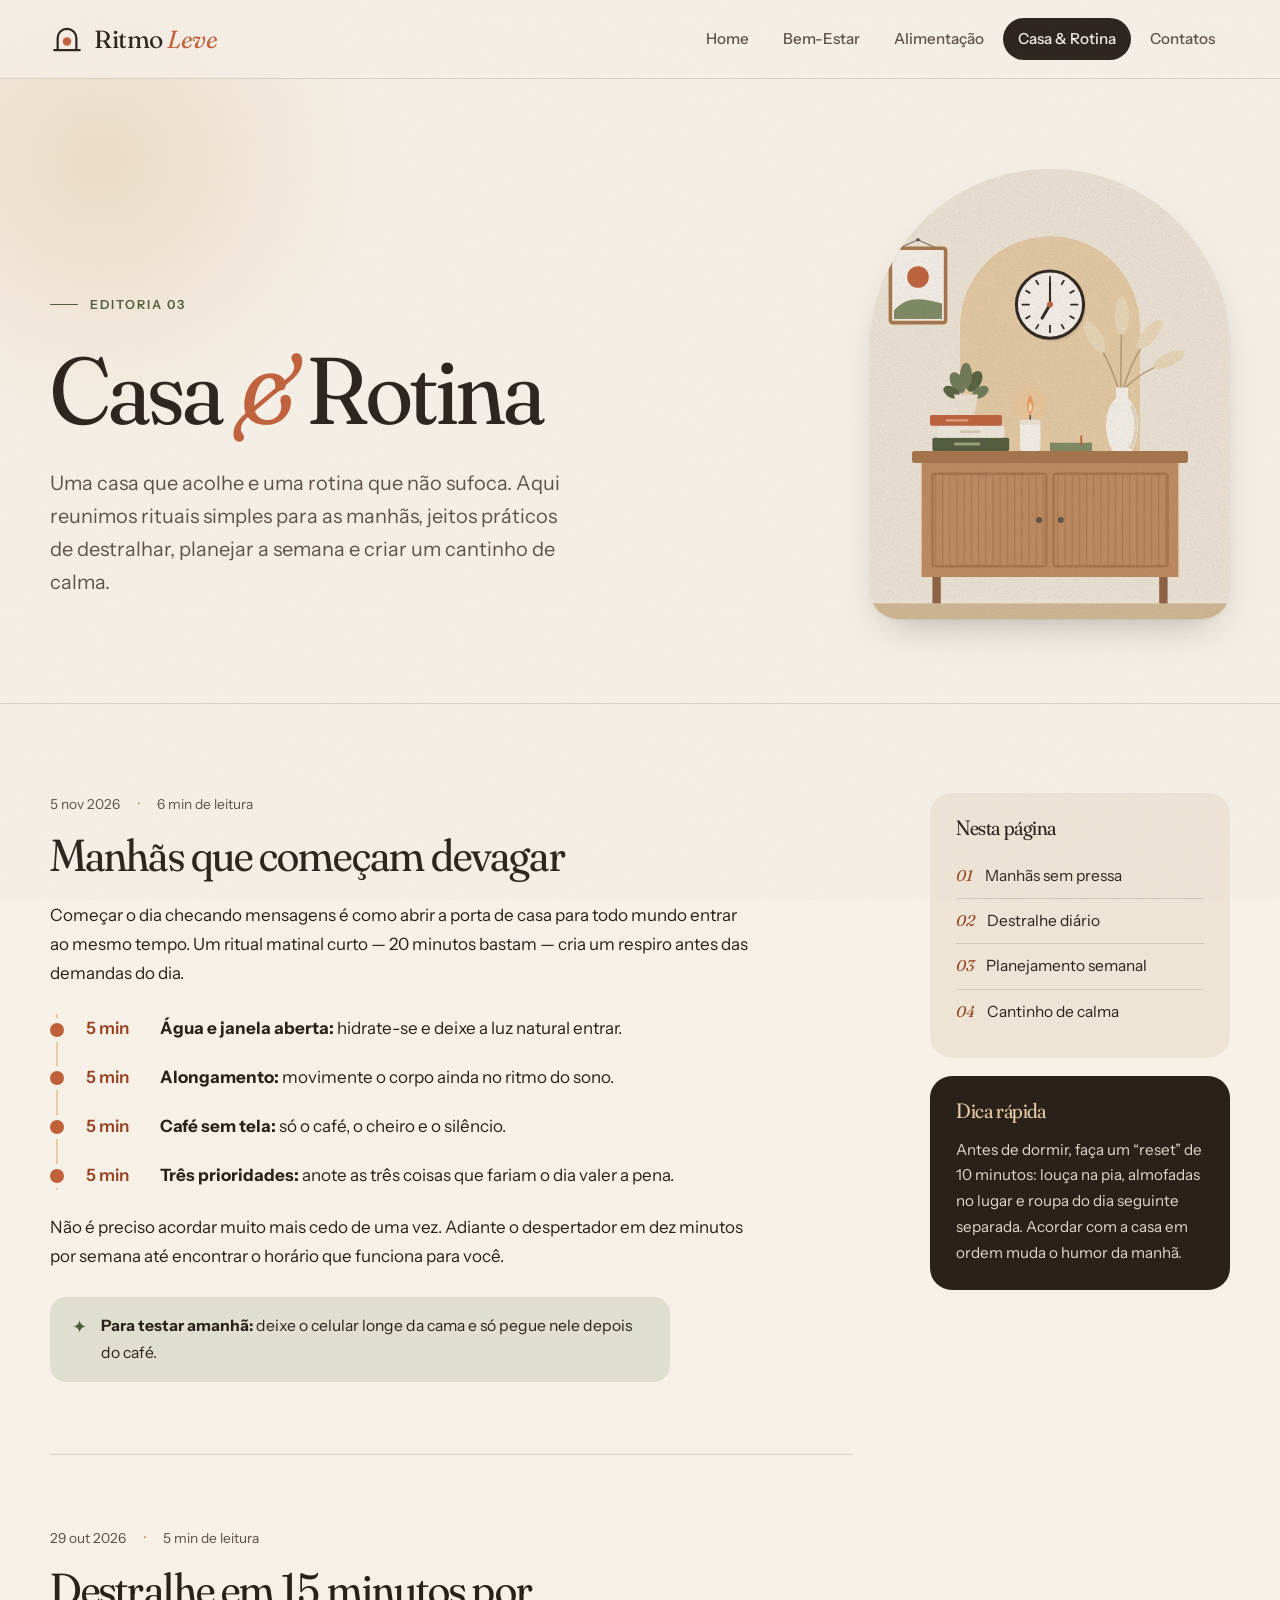
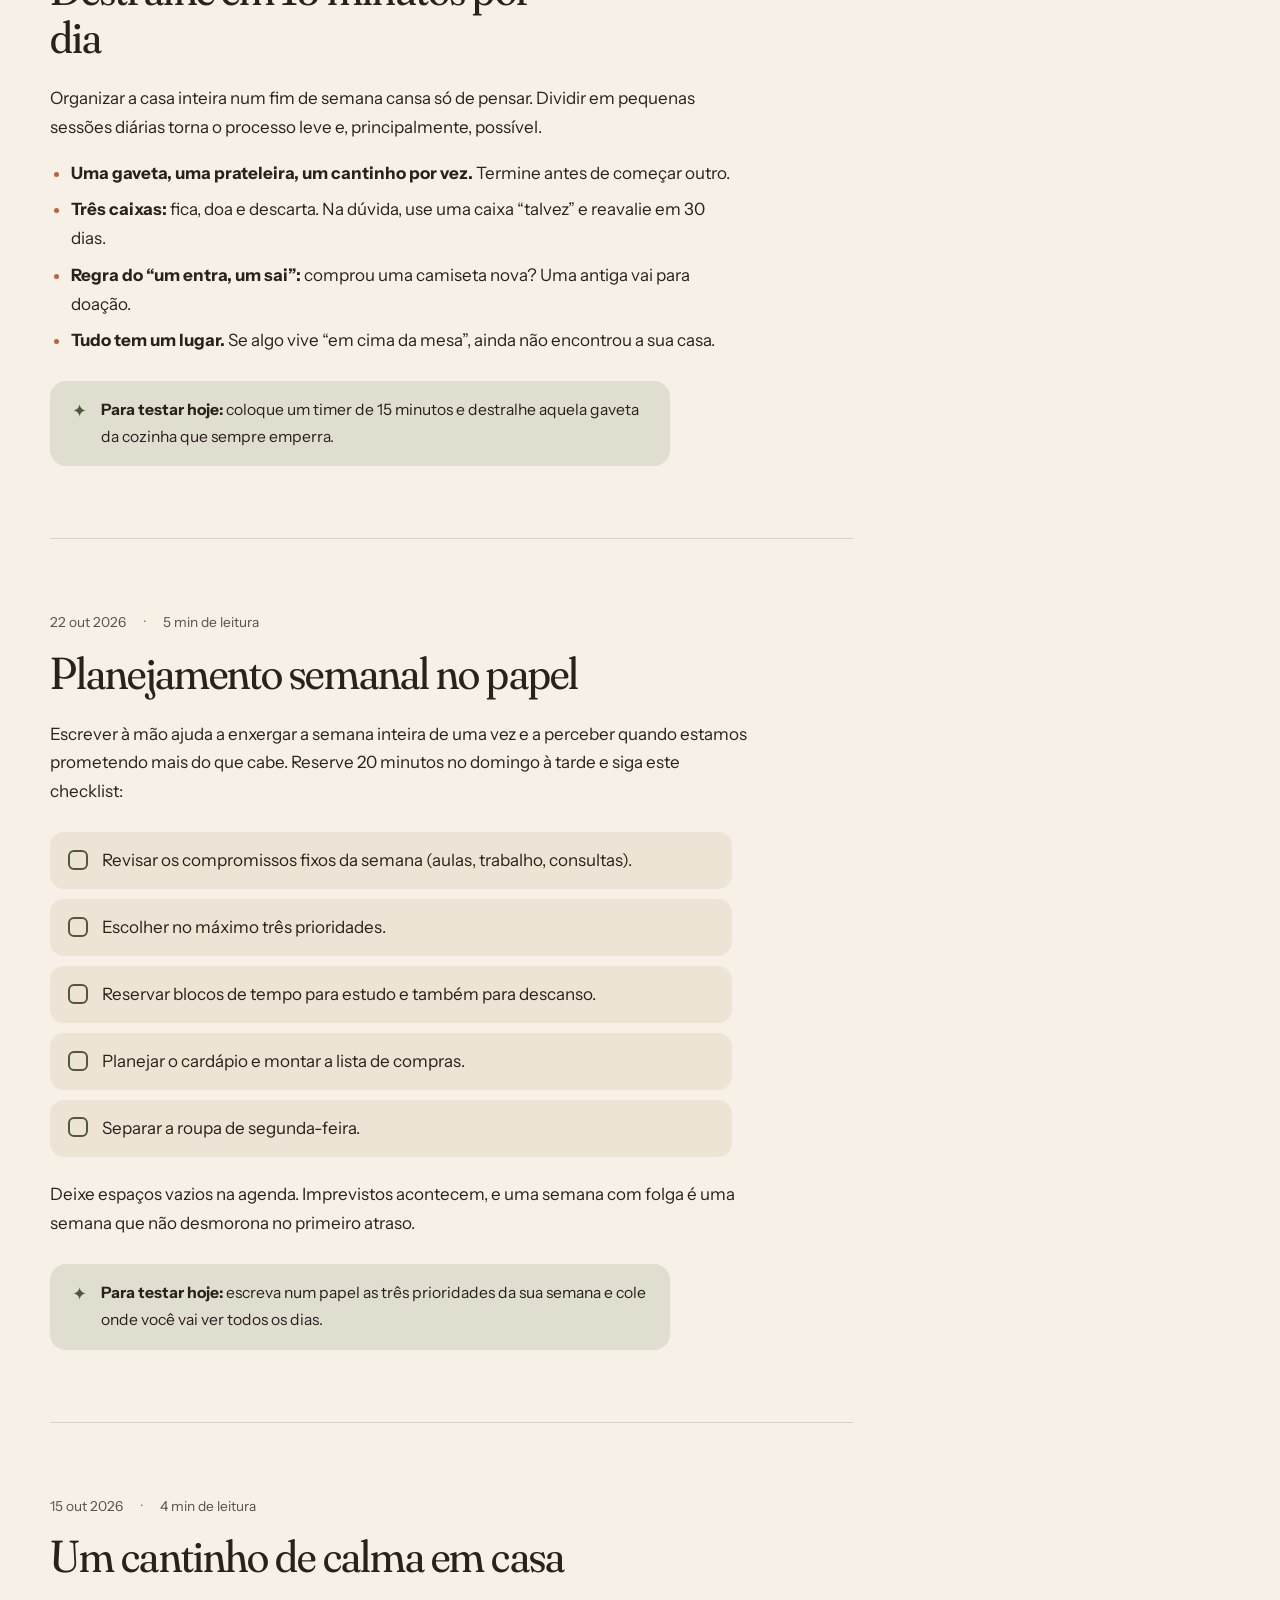
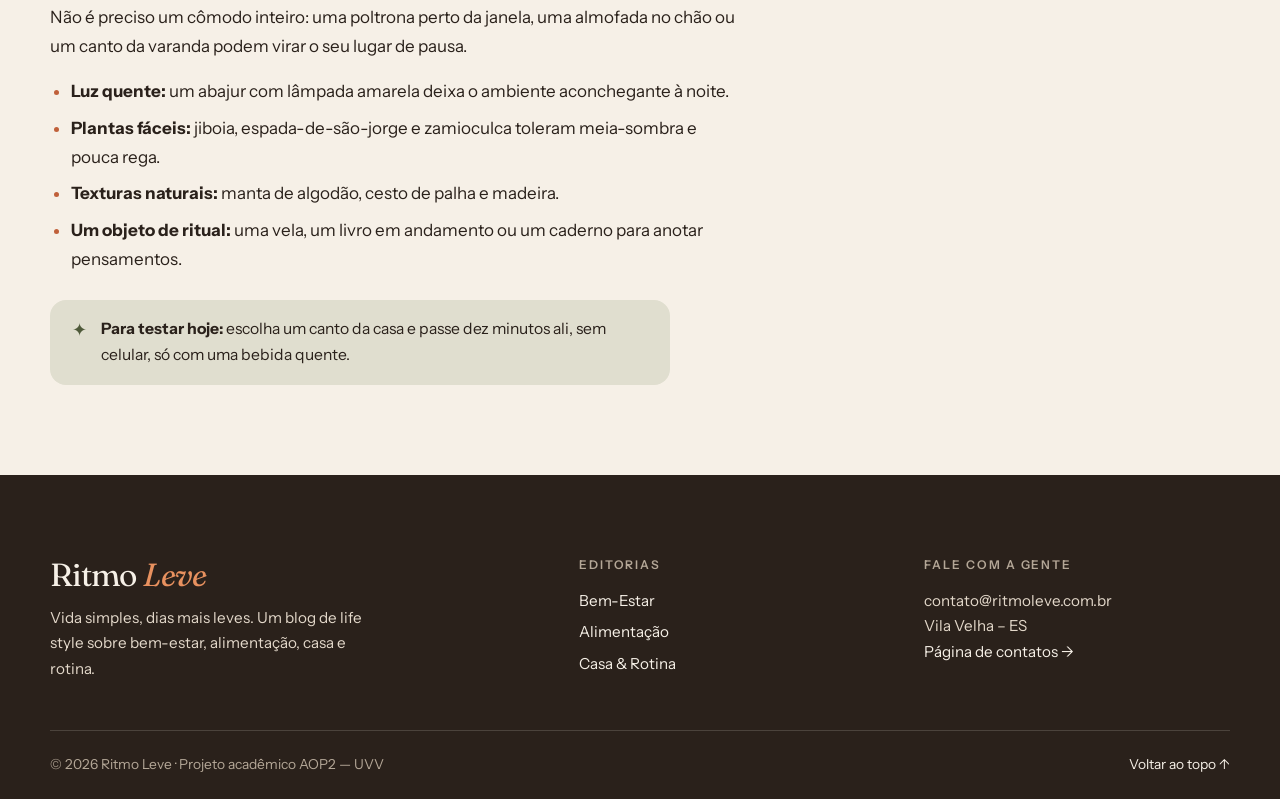
<file: casa-e-rotina.html>
<!DOCTYPE html>
<html lang="pt-BR">
<head>
  <meta charset="UTF-8">
  <meta name="viewport" content="width=device-width, initial-scale=1">
  <title>Casa &amp; Rotina — Ritmo Leve</title>
  <meta name="description" content="Rituais para manhãs mais calmas, destralhe em pequenas doses, planejamento semanal e um cantinho de pausa em casa.">
  <link rel="icon" href="img/favicon.svg" type="image/svg+xml">
  <link rel="preconnect" href="https://fonts.googleapis.com">
  <link rel="preconnect" href="https://fonts.gstatic.com" crossorigin>
  <link href="https://fonts.googleapis.com/css2?family=Fraunces:ital,opsz,wght,SOFT,WONK@0,9..144,300..600,0..100,0..1;1,9..144,300..600,0..100,0..1&family=Instrument+Sans:wght@400;500;600&display=swap" rel="stylesheet">
  <link rel="stylesheet" href="css/style.css">
</head>
<body>
  <a class="skip-link" href="#conteudo">Pular para o conteúdo</a>

  <header class="site-header" id="topo">
    <div class="container header-inner">
      <a class="brand" href="index.html" aria-label="Ritmo Leve — página inicial">
        <svg class="brand-mark" viewBox="0 0 40 40" aria-hidden="true">
          <path d="M9 33V19a11 11 0 0 1 22 0v14" fill="none" stroke="currentColor" stroke-width="2.6"/>
          <circle cx="20" cy="23" r="5" fill="#C0603A"/>
          <path d="M5 33h30" stroke="currentColor" stroke-width="2.6" stroke-linecap="round"/>
        </svg>
        <span class="brand-name">Ritmo <em>Leve</em></span>
      </a>
      <nav class="site-nav" aria-label="Navegação principal">
        <ul>
          <li><a href="index.html">Home</a></li>
          <li><a href="bem-estar.html">Bem-Estar</a></li>
          <li><a href="alimentacao.html">Alimentação</a></li>
          <li><a href="casa-e-rotina.html" aria-current="page">Casa &amp; Rotina</a></li>
          <li><a href="contatos.html">Contatos</a></li>
        </ul>
      </nav>
    </div>
  </header>

  <main id="conteudo">

    <section class="page-hero" aria-labelledby="pagina-titulo">
      <div class="container page-hero-grid">
        <div>
          <p class="eyebrow rise">Editoria 03</p>
          <h1 id="pagina-titulo" class="rise d1">Casa <em>&amp;</em> Rotina</h1>
          <p class="lead rise d2">
            Uma casa que acolhe e uma rotina que não sufoca. Aqui reunimos rituais simples para as manhãs, jeitos
            práticos de destralhar, planejar a semana e criar um cantinho de calma.
          </p>
        </div>
        <div class="arch rise d2">
          <img src="img/casa-e-rotina.svg" width="600" height="750"
               alt="Ilustração de um aparador com livros, planta, vela acesa, cadernos e vaso de plumas, com um relógio na parede marcando sete horas.">
        </div>
      </div>
    </section>

    <div class="container page-layout">
      <div class="posts">

        <article class="post" id="manhas">
          <p class="post-meta"><time datetime="2026-11-05">5 nov 2026</time><span>6 min de leitura</span></p>
          <h2>Manhãs que começam devagar</h2>
          <p>
            Começar o dia checando mensagens é como abrir a porta de casa para todo mundo entrar ao mesmo tempo. Um
            ritual matinal curto — 20 minutos bastam — cria um respiro antes das demandas do dia.
          </p>
          <ol class="ritual">
            <li><span class="time">5 min</span> <strong>Água e janela aberta:</strong> hidrate-se e deixe a luz natural entrar.</li>
            <li><span class="time">5 min</span> <strong>Alongamento:</strong> movimente o corpo ainda no ritmo do sono.</li>
            <li><span class="time">5 min</span> <strong>Café sem tela:</strong> só o café, o cheiro e o silêncio.</li>
            <li><span class="time">5 min</span> <strong>Três prioridades:</strong> anote as três coisas que fariam o dia valer a pena.</li>
          </ol>
          <p>
            Não é preciso acordar muito mais cedo de uma vez. Adiante o despertador em dez minutos por semana até
            encontrar o horário que funciona para você.
          </p>
          <div class="try">
            <p><strong>Para testar amanhã:</strong> deixe o celular longe da cama e só pegue nele depois do café.</p>
          </div>
        </article>

        <article class="post" id="destralhe">
          <p class="post-meta"><time datetime="2026-10-29">29 out 2026</time><span>5 min de leitura</span></p>
          <h2>Destralhe em 15 minutos por dia</h2>
          <p>
            Organizar a casa inteira num fim de semana cansa só de pensar. Dividir em pequenas sessões diárias torna o
            processo leve e, principalmente, possível.
          </p>
          <ul>
            <li><strong>Uma gaveta, uma prateleira, um cantinho por vez.</strong> Termine antes de começar outro.</li>
            <li><strong>Três caixas:</strong> fica, doa e descarta. Na dúvida, use uma caixa “talvez” e reavalie em 30 dias.</li>
            <li><strong>Regra do “um entra, um sai”:</strong> comprou uma camiseta nova? Uma antiga vai para doação.</li>
            <li><strong>Tudo tem um lugar.</strong> Se algo vive “em cima da mesa”, ainda não encontrou a sua casa.</li>
          </ul>
          <div class="try">
            <p><strong>Para testar hoje:</strong> coloque um timer de 15 minutos e destralhe aquela gaveta da cozinha que sempre emperra.</p>
          </div>
        </article>

        <article class="post" id="planejamento">
          <p class="post-meta"><time datetime="2026-10-22">22 out 2026</time><span>5 min de leitura</span></p>
          <h2>Planejamento semanal no papel</h2>
          <p>
            Escrever à mão ajuda a enxergar a semana inteira de uma vez e a perceber quando estamos prometendo mais do
            que cabe. Reserve 20 minutos no domingo à tarde e siga este checklist:
          </p>
          <ul class="checklist">
            <li>Revisar os compromissos fixos da semana (aulas, trabalho, consultas).</li>
            <li>Escolher no máximo três prioridades.</li>
            <li>Reservar blocos de tempo para estudo e também para descanso.</li>
            <li>Planejar o cardápio e montar a lista de compras.</li>
            <li>Separar a roupa de segunda-feira.</li>
          </ul>
          <p>
            Deixe espaços vazios na agenda. Imprevistos acontecem, e uma semana com folga é uma semana que não
            desmorona no primeiro atraso.
          </p>
          <div class="try">
            <p><strong>Para testar hoje:</strong> escreva num papel as três prioridades da sua semana e cole onde você vai ver todos os dias.</p>
          </div>
        </article>

        <article class="post" id="cantinho">
          <p class="post-meta"><time datetime="2026-10-15">15 out 2026</time><span>4 min de leitura</span></p>
          <h2>Um cantinho de calma em casa</h2>
          <p>
            Não é preciso um cômodo inteiro: uma poltrona perto da janela, uma almofada no chão ou um canto da varanda
            podem virar o seu lugar de pausa.
          </p>
          <ul>
            <li><strong>Luz quente:</strong> um abajur com lâmpada amarela deixa o ambiente aconchegante à noite.</li>
            <li><strong>Plantas fáceis:</strong> jiboia, espada-de-são-jorge e zamioculca toleram meia-sombra e pouca rega.</li>
            <li><strong>Texturas naturais:</strong> manta de algodão, cesto de palha e madeira.</li>
            <li><strong>Um objeto de ritual:</strong> uma vela, um livro em andamento ou um caderno para anotar pensamentos.</li>
          </ul>
          <div class="try">
            <p><strong>Para testar hoje:</strong> escolha um canto da casa e passe dez minutos ali, sem celular, só com uma bebida quente.</p>
          </div>
        </article>

      </div>

      <aside class="page-aside" aria-label="Informações da página">
        <nav class="aside-card toc" aria-labelledby="toc-titulo">
          <h2 id="toc-titulo">Nesta página</h2>
          <ol>
            <li><a href="#manhas">Manhãs sem pressa</a></li>
            <li><a href="#destralhe">Destralhe diário</a></li>
            <li><a href="#planejamento">Planejamento semanal</a></li>
            <li><a href="#cantinho">Cantinho de calma</a></li>
          </ol>
        </nav>
        <div class="aside-card tip">
          <h2>Dica rápida</h2>
          <p>Antes de dormir, faça um “reset” de 10 minutos: louça na pia, almofadas no lugar e roupa do dia seguinte separada. Acordar com a casa em ordem muda o humor da manhã.</p>
        </div>
      </aside>
    </div>

  </main>

  <footer class="site-footer">
    <div class="container footer-inner">
      <div class="footer-brand">
        <p class="brand-name">Ritmo <em>Leve</em></p>
        <p>Vida simples, dias mais leves. Um blog de life style sobre bem-estar, alimentação, casa e rotina.</p>
      </div>
      <div>
        <h2>Editorias</h2>
        <ul>
          <li><a href="bem-estar.html">Bem-Estar</a></li>
          <li><a href="alimentacao.html">Alimentação</a></li>
          <li><a href="casa-e-rotina.html">Casa &amp; Rotina</a></li>
        </ul>
      </div>
      <div>
        <h2>Fale com a gente</h2>
        <address>
          contato@ritmoleve.com.br<br>
          Vila Velha – ES
        </address>
        <p><a href="contatos.html">Página de contatos →</a></p>
      </div>
    </div>
    <div class="container footer-bottom">
      <p>© 2026 Ritmo Leve · Projeto acadêmico AOP2 — UVV</p>
      <a href="#topo">Voltar ao topo ↑</a>
    </div>
  </footer>
</body>
</html>
</file>
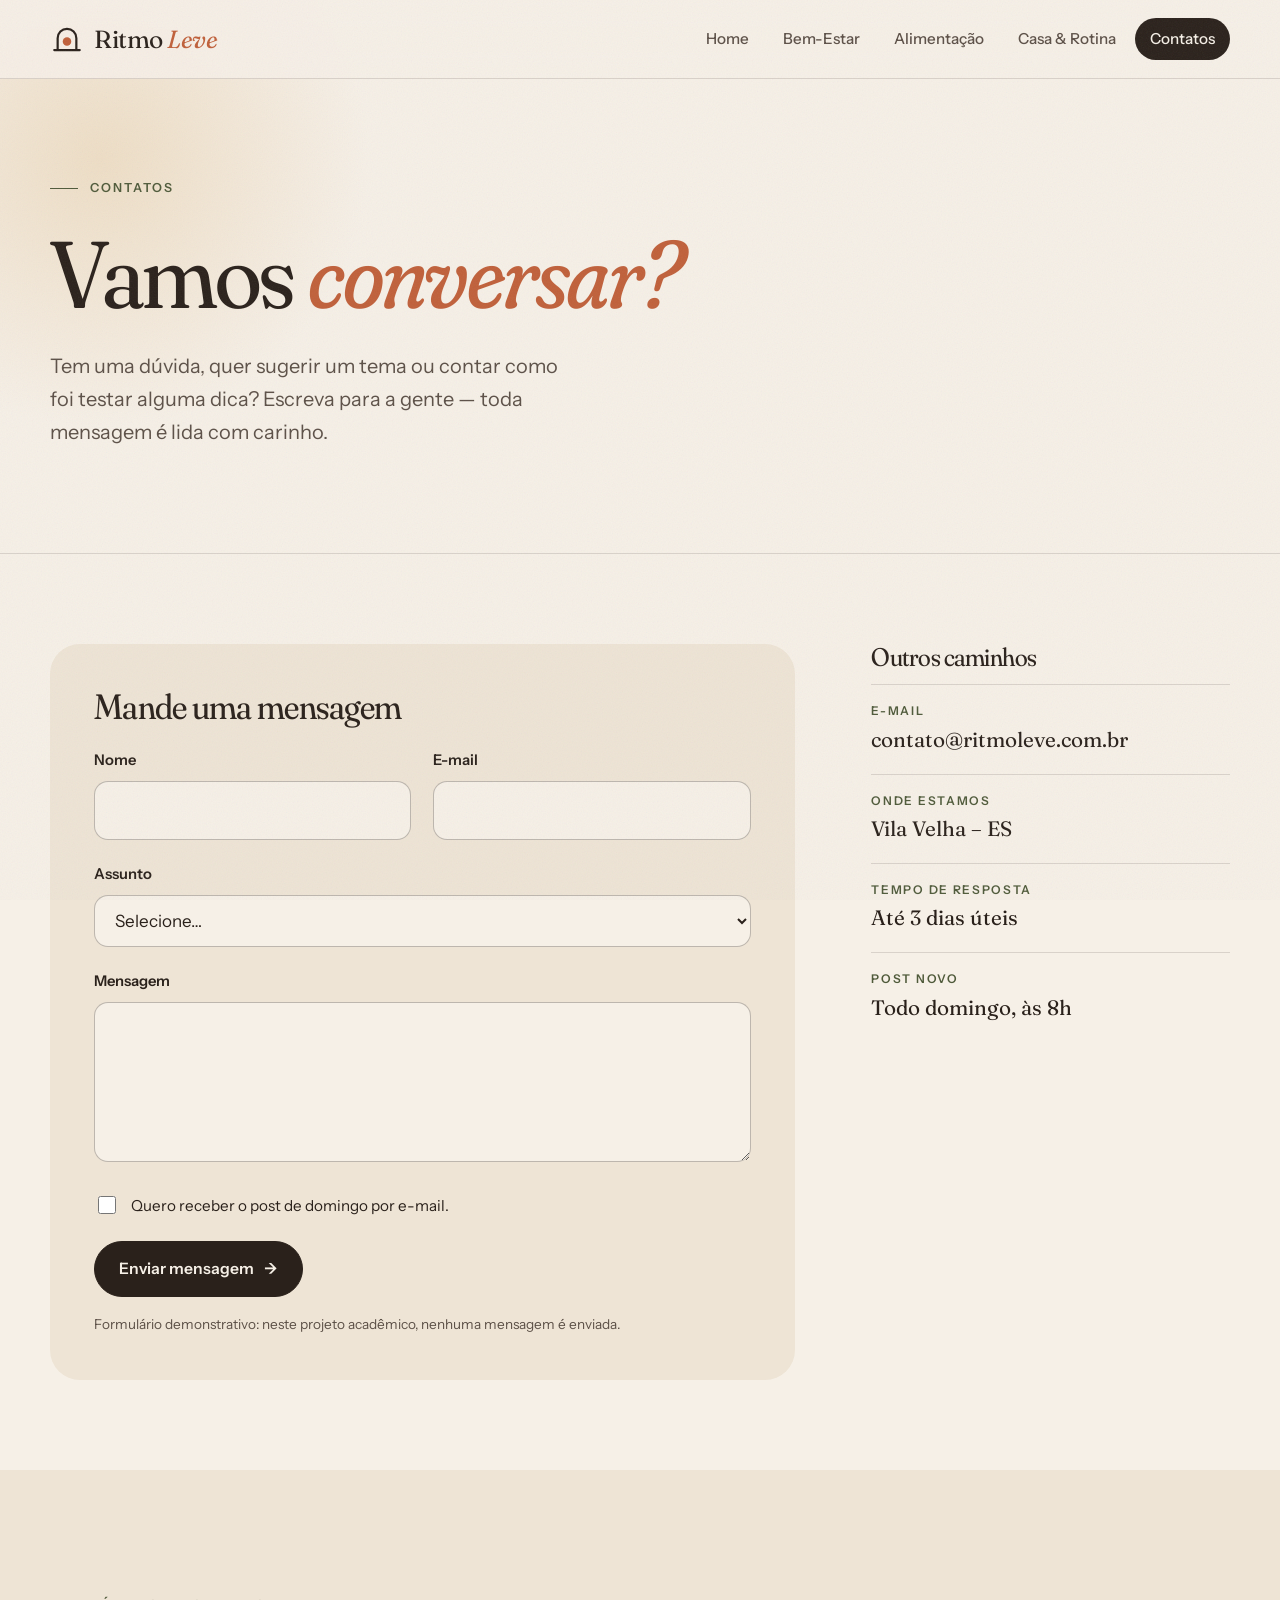
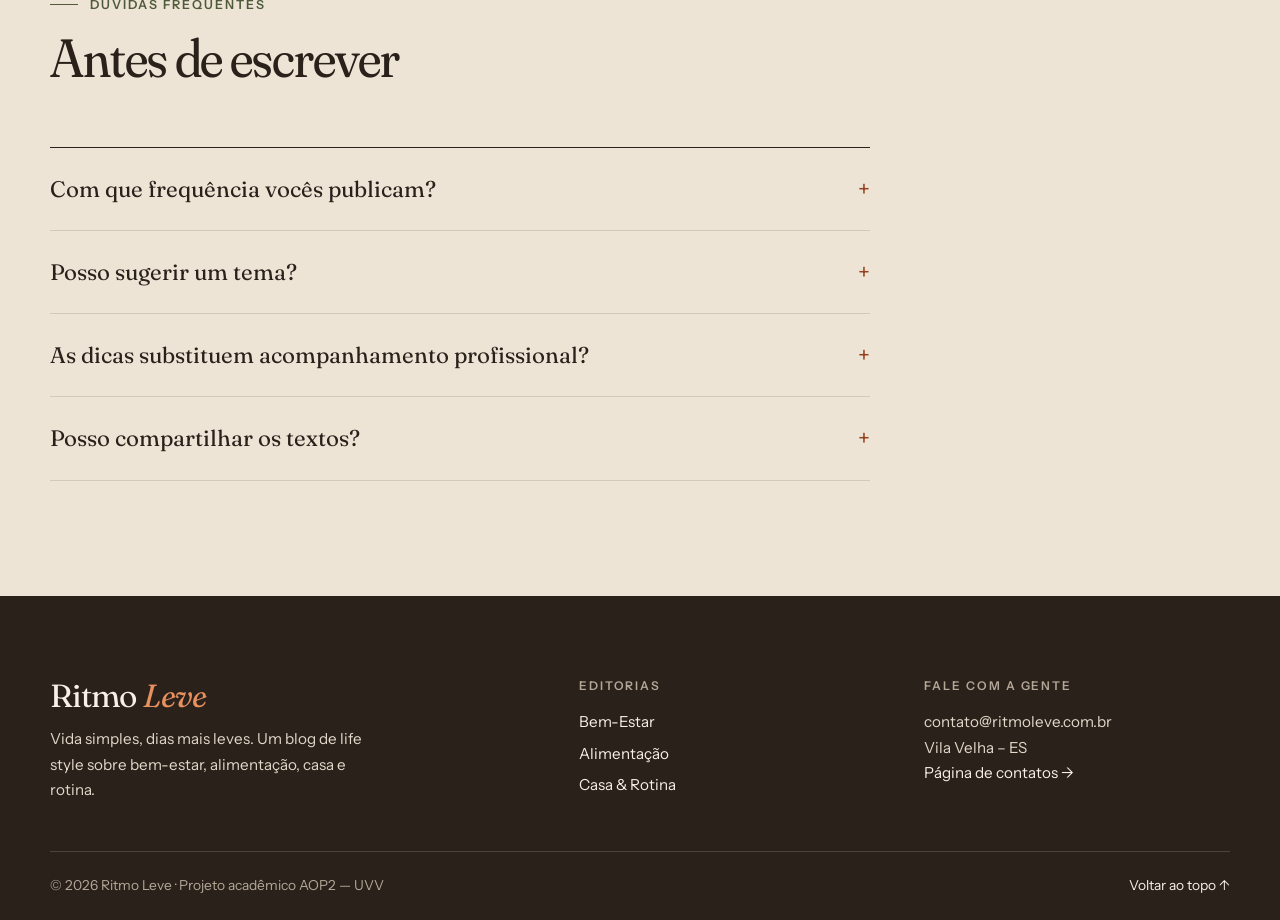
<file: contatos.html>
<!DOCTYPE html>
<html lang="pt-BR">
<head>
  <meta charset="UTF-8">
  <meta name="viewport" content="width=device-width, initial-scale=1">
  <title>Contatos — Ritmo Leve</title>
  <meta name="description" content="Fale com o Ritmo Leve: envie dúvidas, sugestões de temas e propostas de parceria.">
  <link rel="icon" href="img/favicon.svg" type="image/svg+xml">
  <link rel="preconnect" href="https://fonts.googleapis.com">
  <link rel="preconnect" href="https://fonts.gstatic.com" crossorigin>
  <link href="https://fonts.googleapis.com/css2?family=Fraunces:ital,opsz,wght,SOFT,WONK@0,9..144,300..600,0..100,0..1;1,9..144,300..600,0..100,0..1&family=Instrument+Sans:wght@400;500;600&display=swap" rel="stylesheet">
  <link rel="stylesheet" href="css/style.css">
  <script src="js/script.js" defer></script>
</head>
<body>
  <a class="skip-link" href="#conteudo">Pular para o conteúdo</a>

  <header class="site-header" id="topo">
    <div class="container header-inner">
      <a class="brand" href="index.html" aria-label="Ritmo Leve — página inicial">
        <svg class="brand-mark" viewBox="0 0 40 40" aria-hidden="true">
          <path d="M9 33V19a11 11 0 0 1 22 0v14" fill="none" stroke="currentColor" stroke-width="2.6"/>
          <circle cx="20" cy="23" r="5" fill="#C0603A"/>
          <path d="M5 33h30" stroke="currentColor" stroke-width="2.6" stroke-linecap="round"/>
        </svg>
        <span class="brand-name">Ritmo <em>Leve</em></span>
      </a>
      <nav class="site-nav" aria-label="Navegação principal">
        <ul>
          <li><a href="index.html">Home</a></li>
          <li><a href="bem-estar.html">Bem-Estar</a></li>
          <li><a href="alimentacao.html">Alimentação</a></li>
          <li><a href="casa-e-rotina.html">Casa &amp; Rotina</a></li>
          <li><a href="contatos.html" aria-current="page">Contatos</a></li>
        </ul>
      </nav>
    </div>
  </header>

  <main id="conteudo">

    <section class="page-hero" aria-labelledby="pagina-titulo">
      <div class="container">
        <p class="eyebrow rise">Contatos</p>
        <h1 id="pagina-titulo" class="rise d1">Vamos <em>conversar?</em></h1>
        <p class="lead rise d2">
          Tem uma dúvida, quer sugerir um tema ou contar como foi testar alguma dica? Escreva para a gente — toda
          mensagem é lida com carinho.
        </p>
      </div>
    </section>

    <section class="contact-section" aria-label="Formulário e informações de contato">
      <div class="container contact-grid">

        <form class="contact-form" id="form-contato" action="#" method="post">
          <h2>Mande uma mensagem</h2>
          <div class="form-row">
            <div class="field">
              <label for="nome">Nome</label>
              <input type="text" id="nome" name="nome" autocomplete="name" required>
            </div>
            <div class="field">
              <label for="email">E-mail</label>
              <input type="email" id="email" name="email" autocomplete="email" required>
            </div>
          </div>
          <div class="field">
            <label for="assunto">Assunto</label>
            <select id="assunto" name="assunto" required>
              <option value="">Selecione…</option>
              <option>Sugestão de tema</option>
              <option>Dúvida sobre um texto</option>
              <option>Parceria</option>
              <option>Outro assunto</option>
            </select>
          </div>
          <div class="field">
            <label for="mensagem">Mensagem</label>
            <textarea id="mensagem" name="mensagem" minlength="10" required></textarea>
          </div>
          <label class="check">
            <input type="checkbox" name="newsletter">
            <span>Quero receber o post de domingo por e-mail.</span>
          </label>
          <div class="form-actions">
            <button class="btn btn-primary" type="submit">Enviar mensagem <span aria-hidden="true">→</span></button>
            <p class="form-note">Formulário demonstrativo: neste projeto acadêmico, nenhuma mensagem é enviada.</p>
          </div>
          <p class="form-status" role="status" hidden></p>
        </form>

        <div class="contact-info">
          <h2>Outros caminhos</h2>
          <ul class="info-list">
            <li>
              <span class="info-label">E-mail</span>
              <span class="info-value">contato@ritmoleve.com.br</span>
            </li>
            <li>
              <span class="info-label">Onde estamos</span>
              <span class="info-value">Vila Velha – ES</span>
            </li>
            <li>
              <span class="info-label">Tempo de resposta</span>
              <span class="info-value">Até 3 dias úteis</span>
            </li>
            <li>
              <span class="info-label">Post novo</span>
              <span class="info-value">Todo domingo, às 8h</span>
            </li>
          </ul>
        </div>

      </div>
    </section>

    <section class="section band" aria-labelledby="faq-titulo">
      <div class="container">
        <div class="section-head">
          <div>
            <p class="eyebrow">Dúvidas frequentes</p>
            <h2 id="faq-titulo">Antes de escrever</h2>
          </div>
        </div>
        <div class="faq">
          <details>
            <summary>Com que frequência vocês publicam?</summary>
            <p>Publicamos um texto novo todo domingo de manhã, alternando entre as editorias de Bem-Estar, Alimentação e Casa &amp; Rotina.</p>
          </details>
          <details>
            <summary>Posso sugerir um tema?</summary>
            <p>Pode e deve! Use o formulário acima e escolha o assunto “Sugestão de tema”. As ideias mais pedidas viram post.</p>
          </details>
          <details>
            <summary>As dicas substituem acompanhamento profissional?</summary>
            <p>Não. Os conteúdos são informativos. Para questões de saúde, sono ou nutrição, procure um profissional habilitado.</p>
          </details>
          <details>
            <summary>Posso compartilhar os textos?</summary>
            <p>Sim, desde que cite o Ritmo Leve como fonte e inclua o link do texto original.</p>
          </details>
        </div>
      </div>
    </section>

  </main>

  <footer class="site-footer">
    <div class="container footer-inner">
      <div class="footer-brand">
        <p class="brand-name">Ritmo <em>Leve</em></p>
        <p>Vida simples, dias mais leves. Um blog de life style sobre bem-estar, alimentação, casa e rotina.</p>
      </div>
      <div>
        <h2>Editorias</h2>
        <ul>
          <li><a href="bem-estar.html">Bem-Estar</a></li>
          <li><a href="alimentacao.html">Alimentação</a></li>
          <li><a href="casa-e-rotina.html">Casa &amp; Rotina</a></li>
        </ul>
      </div>
      <div>
        <h2>Fale com a gente</h2>
        <address>
          contato@ritmoleve.com.br<br>
          Vila Velha – ES
        </address>
        <p><a href="contatos.html">Página de contatos →</a></p>
      </div>
    </div>
    <div class="container footer-bottom">
      <p>© 2026 Ritmo Leve · Projeto acadêmico AOP2 — UVV</p>
      <a href="#topo">Voltar ao topo ↑</a>
    </div>
  </footer>
</body>
</html>
</file>
<file: css/style.css>
/* =========================================================
   Ritmo Leve — Blog de Life Style
   Folha de estilos principal
   ========================================================= */

:root {
  --paper: #F6F0E7;
  --paper-2: #EEE4D5;
  --paper-3: #E5D6C1;
  --ink: #2A211B;
  --ink-soft: #5C5047;
  --terracotta: #C0603A;
  --terracotta-deep: #964322;
  --sage: #7D8A62;
  --sage-deep: #4F5A3A;
  --sand: #E6CBA4;
  --line: rgba(42, 33, 27, 0.14);

  --font-display: "Fraunces", Georgia, "Times New Roman", serif;
  --font-body: "Instrument Sans", "Segoe UI", Helvetica, Arial, sans-serif;

  --container: 1180px;
  --gutter: clamp(16px, 4vw, 40px);
  --radius: 22px;
  --shadow: 0 1px 2px rgba(42, 33, 27, 0.06), 0 18px 40px -18px rgba(42, 33, 27, 0.35);
  --ease: cubic-bezier(0.2, 0.7, 0.2, 1);
}

/* ---------- Base ---------- */

*,
*::before,
*::after {
  box-sizing: border-box;
}

html {
  scroll-behavior: smooth;
  -webkit-text-size-adjust: 100%;
}

body {
  margin: 0;
  background: var(--paper);
  color: var(--ink);
  font-family: var(--font-body);
  font-size: 1.0625rem;
  line-height: 1.7;
  overflow-x: clip;
  text-rendering: optimizeLegibility;
  -webkit-font-smoothing: antialiased;
}

/* textura de papel (grão sutil) */
body::before {
  content: "";
  position: fixed;
  inset: 0;
  z-index: 100;
  pointer-events: none;
  opacity: 0.07;
  background-image: url("data:image/svg+xml;utf8,<svg xmlns='http://www.w3.org/2000/svg' width='180' height='180'><filter id='n'><feTurbulence type='fractalNoise' baseFrequency='0.8' numOctaves='3' stitchTiles='stitch'/></filter><rect width='100%' height='100%' filter='url(%23n)'/></svg>");
}

img {
  display: block;
  max-width: 100%;
  height: auto;
}

a {
  color: var(--terracotta-deep);
  text-decoration-thickness: 1px;
  text-underline-offset: 0.2em;
  transition: color 0.25s;
}

a:hover {
  color: var(--terracotta);
}

:focus-visible {
  outline: 2px solid var(--terracotta-deep);
  outline-offset: 3px;
  border-radius: 6px;
}

h1,
h2,
h3 {
  margin: 0 0 0.5em;
  font-family: var(--font-display);
  font-weight: 400;
  line-height: 1.08;
  letter-spacing: -0.02em;
  font-variation-settings: "SOFT" 60, "opsz" 96;
}

h1 em,
h2 em {
  font-style: italic;
  color: var(--terracotta);
  font-variation-settings: "SOFT" 100, "WONK" 1, "opsz" 144;
}

p {
  margin: 0 0 1em;
}

.container {
  width: min(100% - 2 * var(--gutter), var(--container));
  margin-inline: auto;
}

.skip-link {
  position: absolute;
  top: 12px;
  left: 12px;
  z-index: 200;
  padding: 10px 16px;
  border-radius: 999px;
  background: var(--ink);
  color: var(--paper);
  font-weight: 600;
  text-decoration: none;
  transform: translateY(-160%);
  transition: transform 0.2s;
}

.skip-link:focus {
  transform: none;
  color: var(--paper);
}

.eyebrow {
  display: inline-flex;
  align-items: center;
  gap: 12px;
  margin: 0;
  color: var(--sage-deep);
  font-size: 0.78rem;
  font-weight: 600;
  letter-spacing: 0.16em;
  text-transform: uppercase;
}

.eyebrow::before {
  content: "";
  width: 28px;
  height: 1px;
  background: currentColor;
}

.lead {
  max-width: 40ch;
  color: var(--ink-soft);
  font-size: clamp(1.08rem, 1.6vw, 1.25rem);
  line-height: 1.65;
}

/* ---------- Cabeçalho e navegação ---------- */

.site-header {
  position: sticky;
  top: 0;
  z-index: 50;
  border-bottom: 1px solid var(--line);
  background: color-mix(in srgb, var(--paper) 88%, transparent);
  -webkit-backdrop-filter: blur(12px);
  backdrop-filter: blur(12px);
}

.header-inner {
  display: flex;
  align-items: center;
  justify-content: space-between;
  gap: 24px;
  min-height: 78px;
}

.brand {
  display: inline-flex;
  align-items: center;
  gap: 10px;
  color: var(--ink);
  text-decoration: none;
}

.brand:hover {
  color: var(--ink);
}

.brand-mark {
  width: 34px;
  height: 34px;
  flex: none;
}

.brand-name {
  margin: 0;
  font-family: var(--font-display);
  font-size: 1.55rem;
  line-height: 1;
  letter-spacing: -0.02em;
}

.brand-name em {
  color: var(--terracotta);
  font-style: italic;
}

.site-nav ul {
  display: flex;
  flex-wrap: wrap;
  gap: 4px;
  margin: 0;
  padding: 0;
  list-style: none;
}

.site-nav a {
  display: block;
  padding: 8px 15px;
  border-radius: 999px;
  color: var(--ink-soft);
  font-size: 0.95rem;
  font-weight: 500;
  text-decoration: none;
  transition: background 0.25s, color 0.25s;
}

.site-nav a:hover {
  background: var(--paper-2);
  color: var(--ink);
}

.site-nav a[aria-current="page"] {
  background: var(--ink);
  color: var(--paper);
}

/* ---------- Botões ---------- */

.btn {
  display: inline-flex;
  align-items: center;
  gap: 10px;
  padding: 14px 24px;
  border: 1px solid var(--ink);
  border-radius: 999px;
  font: inherit;
  font-size: 0.98rem;
  font-weight: 600;
  text-decoration: none;
  cursor: pointer;
  transition: transform 0.3s var(--ease), background 0.25s, color 0.25s, border-color 0.25s;
}

.btn-primary {
  background: var(--ink);
  color: var(--paper);
}

.btn-primary:hover {
  border-color: var(--terracotta-deep);
  background: var(--terracotta-deep);
  color: var(--paper);
  transform: translateY(-2px);
}

.btn-ghost {
  background: transparent;
  color: var(--ink);
}

.btn-ghost:hover {
  background: var(--ink);
  color: var(--paper);
  transform: translateY(-2px);
}

/* ---------- Moldura em arco (motivo visual do blog) ---------- */

.arch {
  position: relative;
  aspect-ratio: 4 / 5;
  overflow: hidden;
  border-radius: 50% 50% 28px 28px / 40% 40% 28px 28px;
  background: var(--paper-3);
  box-shadow: var(--shadow);
}

.arch img {
  width: 100%;
  height: 100%;
  object-fit: cover;
}

/* ---------- Home: destaque principal ---------- */

.hero {
  position: relative;
  isolation: isolate;
  overflow-x: clip;
  padding-block: clamp(48px, 8vw, 104px) clamp(64px, 9vw, 120px);
}

.hero::before {
  content: "";
  position: absolute;
  z-index: -1;
  top: -160px;
  right: -140px;
  width: 620px;
  height: 620px;
  border-radius: 50%;
  background: radial-gradient(circle, rgba(230, 203, 164, 0.6), transparent 68%);
}

.hero-grid {
  display: grid;
  grid-template-columns: 1.15fr 0.85fr;
  align-items: center;
  gap: clamp(40px, 7vw, 96px);
}

.hero h1 {
  margin: 0.35em 0 0.4em;
  font-size: clamp(2.7rem, 6.4vw, 5.5rem);
  line-height: 1.02;
}

.hero-actions {
  display: flex;
  flex-wrap: wrap;
  gap: 12px;
  margin-top: 34px;
}

.hero-stats {
  display: flex;
  flex-wrap: wrap;
  gap: clamp(24px, 4vw, 48px);
  margin: 44px 0 0;
  padding: 24px 0 0;
  border-top: 1px solid var(--line);
  list-style: none;
  color: var(--ink-soft);
  font-size: 0.9rem;
}

.hero-stats strong {
  display: block;
  color: var(--ink);
  font-family: var(--font-display);
  font-size: 2.1rem;
  font-weight: 400;
  line-height: 1.1;
}

.hero-art {
  position: relative;
  margin-right: 18px;
}

.hero-art .arch-outline {
  position: absolute;
  inset: 0;
  border: 1.5px solid var(--ink);
  border-radius: 50% 50% 28px 28px / 40% 40% 28px 28px;
  transform: translate(18px, 18px);
  pointer-events: none;
}

.hero-ring {
  position: absolute;
  top: -34px;
  right: -40px;
  width: 140px;
  height: 140px;
  color: var(--ink);
}

.hero-ring text {
  fill: currentColor;
  font-family: var(--font-body);
  font-size: 13px;
  font-weight: 600;
  letter-spacing: 0.12em;
  text-transform: uppercase;
}

.hero-badge {
  position: absolute;
  bottom: 56px;
  left: -36px;
  margin: 0;
  padding: 14px 20px;
  border: 1px solid var(--line);
  border-radius: 18px;
  background: var(--paper);
  box-shadow: var(--shadow);
  color: var(--ink-soft);
  font-size: 0.9rem;
  line-height: 1.4;
  transform: rotate(-4deg);
}

.hero-badge strong {
  display: block;
  color: var(--ink);
  font-family: var(--font-display);
  font-size: 1.3rem;
  font-weight: 500;
}

/* ---------- Seções ---------- */

.section {
  padding-block: clamp(64px, 9vw, 120px);
}

.band {
  background: var(--paper-2);
}

.section-head {
  display: flex;
  flex-wrap: wrap;
  align-items: end;
  justify-content: space-between;
  gap: 24px 48px;
  margin-bottom: clamp(36px, 5vw, 60px);
}

.section-head h2 {
  max-width: 18ch;
  margin: 14px 0 0;
  font-size: clamp(2rem, 4.2vw, 3.4rem);
}

.section-intro {
  max-width: 38ch;
  margin: 0;
  color: var(--ink-soft);
}

/* Como funciona */

.steps {
  display: grid;
  grid-template-columns: repeat(3, 1fr);
  gap: clamp(24px, 3vw, 44px);
  margin: 0;
  padding: 0;
  list-style: none;
}

.step {
  padding-top: 22px;
  border-top: 1px solid var(--ink);
}

.step-num {
  display: block;
  color: var(--terracotta);
  font-family: var(--font-display);
  font-size: 3.2rem;
  font-style: italic;
  line-height: 1;
}

.step h3 {
  margin: 0.45em 0 0.3em;
  font-size: 1.55rem;
}

.step p {
  margin: 0;
  color: var(--ink-soft);
}

/* Conteúdos em destaque */

.highlights {
  display: grid;
  grid-template-columns: repeat(3, 1fr);
  gap: clamp(24px, 3vw, 40px);
}

.highlight:nth-child(2) {
  margin-top: 72px;
}

.highlight:nth-child(3) {
  margin-top: 36px;
}

.card-media {
  display: block;
  position: relative;
  aspect-ratio: 4 / 5;
  overflow: hidden;
  border-radius: 50% 50% var(--radius) var(--radius) / 40% 40% var(--radius) var(--radius);
  background: var(--paper-3);
  box-shadow: var(--shadow);
}

.card-media img {
  width: 100%;
  height: 100%;
  object-fit: cover;
  transition: transform 0.9s var(--ease);
}

.card-media:hover img,
.card-media:focus-visible img {
  transform: scale(1.06);
}

.card-tag {
  position: absolute;
  bottom: 16px;
  left: 16px;
  padding: 6px 13px;
  border-radius: 999px;
  background: var(--paper);
  color: var(--ink);
  font-size: 0.72rem;
  font-weight: 600;
  letter-spacing: 0.12em;
  text-transform: uppercase;
}

.highlight-body h3 {
  margin: 22px 0 8px;
  font-size: 1.85rem;
}

.highlight-body h3 a {
  color: var(--ink);
  text-decoration: none;
  background: linear-gradient(currentColor, currentColor) no-repeat 0 100% / 0 1px;
  transition: background-size 0.4s var(--ease);
}

.highlight-body h3 a:hover {
  background-size: 100% 1px;
}

.highlight-body p {
  margin: 0;
  color: var(--ink-soft);
}

.highlight-topics {
  display: flex;
  flex-wrap: wrap;
  gap: 6px;
  margin: 16px 0 0;
  padding: 0;
  list-style: none;
}

.highlight-topics li {
  padding: 3px 11px;
  border: 1px solid var(--line);
  border-radius: 999px;
  color: var(--ink-soft);
  font-size: 0.8rem;
}

/* Manifesto */

.manifesto {
  position: relative;
  overflow: hidden;
  background: var(--sage-deep);
  color: var(--paper);
}

.manifesto-inner {
  position: relative;
  padding-block: clamp(72px, 10vw, 130px);
}

.manifesto blockquote {
  position: relative;
  z-index: 1;
  margin: 0;
}

.manifesto blockquote p {
  max-width: 22ch;
  margin: 0;
  font-family: var(--font-display);
  font-size: clamp(1.9rem, 4.6vw, 3.8rem);
  font-style: italic;
  line-height: 1.12;
  letter-spacing: -0.015em;
  font-variation-settings: "SOFT" 100, "opsz" 144;
}

.manifesto blockquote footer {
  margin-top: 28px;
  font-size: 0.82rem;
  font-weight: 600;
  letter-spacing: 0.16em;
  opacity: 0.8;
  text-transform: uppercase;
}

.manifesto-sun {
  position: absolute;
  right: -110px;
  bottom: -190px;
  width: clamp(260px, 38vw, 480px);
  opacity: 0.9;
}

/* Lista de posts */

.post-list {
  margin: 0;
  padding: 0;
  border-top: 1px solid var(--ink);
  list-style: none;
}

.post-list a {
  display: grid;
  grid-template-columns: 170px 1fr auto;
  align-items: baseline;
  gap: 24px;
  padding: 24px 4px;
  border-bottom: 1px solid var(--line);
  color: var(--ink);
  text-decoration: none;
  transition: padding 0.4s var(--ease), background 0.3s;
}

.post-list a:hover {
  padding-inline: 18px;
  background: var(--paper-2);
  color: var(--ink);
}

.post-cat {
  color: var(--sage-deep);
  font-size: 0.75rem;
  font-weight: 600;
  letter-spacing: 0.14em;
  text-transform: uppercase;
}

.post-title {
  font-family: var(--font-display);
  font-size: clamp(1.3rem, 2.3vw, 1.7rem);
  line-height: 1.2;
}

.post-time {
  color: var(--ink-soft);
  font-size: 0.9rem;
  white-space: nowrap;
}

/* ---------- Páginas internas ---------- */

.page-hero {
  position: relative;
  isolation: isolate;
  overflow-x: clip;
  padding-block: clamp(44px, 7vw, 92px) clamp(48px, 7vw, 84px);
  border-bottom: 1px solid var(--line);
}

.page-hero::before {
  content: "";
  position: absolute;
  z-index: -1;
  top: -200px;
  left: -180px;
  width: 560px;
  height: 560px;
  border-radius: 50%;
  background: radial-gradient(circle, rgba(230, 203, 164, 0.5), transparent 68%);
}

.page-hero-grid {
  display: grid;
  grid-template-columns: 1.25fr 0.75fr;
  align-items: end;
  gap: clamp(36px, 6vw, 80px);
}

.page-hero h1 {
  margin: 0.3em 0 0.3em;
  font-size: clamp(3rem, 7.4vw, 6.2rem);
  line-height: 1;
}

.page-hero .arch {
  width: 100%;
  max-width: 360px;
  margin-left: auto;
}

.page-layout {
  display: grid;
  grid-template-columns: minmax(0, 1fr) 300px;
  align-items: start;
  gap: clamp(40px, 6vw, 88px);
  padding-block: clamp(56px, 7vw, 100px);
}

.page-aside {
  position: sticky;
  top: 110px;
  display: grid;
  gap: 18px;
}

.aside-card {
  padding: 24px 26px;
  border-radius: var(--radius);
  background: var(--paper-2);
}

.aside-card h2 {
  margin-bottom: 14px;
  font-size: 1.3rem;
}

.aside-card p {
  margin: 0;
  color: var(--ink-soft);
  font-size: 0.95rem;
}

.aside-card.tip {
  background: var(--ink);
  color: var(--paper);
}

.aside-card.tip h2 {
  color: var(--sand);
}

.aside-card.tip p {
  color: #E3D8CA;
}

.aside-note {
  margin: 0;
  padding: 0 6px;
  color: var(--ink-soft);
  font-size: 0.82rem;
  line-height: 1.55;
}

.toc ol {
  margin: 0;
  padding: 0;
  list-style: none;
  counter-reset: toc;
}

.toc li {
  counter-increment: toc;
}

.toc a {
  display: flex;
  gap: 12px;
  padding: 9px 0;
  border-bottom: 1px solid var(--line);
  color: var(--ink);
  font-size: 0.97rem;
  text-decoration: none;
}

.toc li:last-child a {
  border-bottom: 0;
}

.toc a::before {
  content: counter(toc, decimal-leading-zero);
  color: var(--terracotta-deep);
  font-family: var(--font-display);
  font-style: italic;
}

.toc a:hover {
  color: var(--terracotta-deep);
}

/* Posts */

.post {
  scroll-margin-top: 110px;
  margin-bottom: clamp(48px, 6vw, 72px);
  padding-bottom: clamp(48px, 6vw, 72px);
  border-bottom: 1px solid var(--line);
}

.post:last-child {
  margin-bottom: 0;
  padding-bottom: 0;
  border-bottom: 0;
}

.post-meta {
  display: flex;
  flex-wrap: wrap;
  gap: 6px 18px;
  margin: 0 0 14px;
  color: var(--ink-soft);
  font-size: 0.86rem;
}

.post-meta span + span::before,
.post-meta time + span::before {
  content: "·";
  margin-right: 18px;
  color: var(--terracotta);
}

.post h2 {
  max-width: 20ch;
  font-size: clamp(1.9rem, 3.6vw, 2.8rem);
}

.post h3 {
  margin: 0 0 0.6em;
  font-size: 1.3rem;
}

.post p {
  max-width: 64ch;
}

.post ul:not([class]),
.post ol:not([class]) {
  max-width: 62ch;
  margin: 0 0 1.2em;
  padding-left: 1.25em;
}

.post li {
  margin-bottom: 0.45em;
}

.post li::marker {
  color: var(--terracotta);
  font-weight: 600;
}

.try {
  display: flex;
  align-items: flex-start;
  gap: 14px;
  max-width: 62ch;
  margin: 26px 0 0;
  padding: 16px 22px;
  border-radius: 16px;
  background: color-mix(in srgb, var(--sage) 18%, var(--paper));
  font-size: 0.98rem;
}

.try::before {
  content: "✦";
  color: var(--sage-deep);
  font-size: 1.1rem;
  line-height: 1.6;
}

.try p {
  margin: 0;
}

/* Prato (Alimentação) */

.plate-guide {
  display: flex;
  flex-wrap: wrap;
  align-items: center;
  gap: 28px;
  max-width: 62ch;
  margin: 28px 0;
  padding: 26px;
  border-radius: var(--radius);
  background: var(--paper-2);
}

.plate {
  flex: none;
  width: 150px;
  aspect-ratio: 1;
  border-radius: 50%;
  background: conic-gradient(var(--sage) 0 50%, var(--terracotta) 50% 75%, var(--sand) 75% 100%);
  box-shadow: inset 0 0 0 10px #FBF7F1, 0 10px 24px -12px rgba(42, 33, 27, 0.45);
}

.plate-legend {
  display: grid;
  gap: 10px;
  margin: 0;
  padding: 0;
  list-style: none;
}

.plate-legend li {
  display: flex;
  align-items: center;
  gap: 12px;
  margin: 0;
}

.swatch {
  flex: none;
  width: 14px;
  height: 14px;
  border-radius: 50%;
}

/* Receita */

.recipe {
  display: grid;
  grid-template-columns: 1fr 1.3fr;
  gap: 32px;
  max-width: 72ch;
  margin: 28px 0 0;
  padding: clamp(22px, 3vw, 32px);
  border: 1px solid var(--line);
  border-radius: var(--radius);
  background: #FBF7F1;
}

.recipe ul,
.recipe ol {
  margin: 0;
  padding-left: 1.2em;
}

/* Tabela */

.table-wrap {
  max-width: 100%;
  margin: 28px 0 0;
  overflow-x: auto;
  border: 1px solid var(--line);
  border-radius: 18px;
  background: #FBF7F1;
}

table {
  width: 100%;
  min-width: 540px;
  border-collapse: collapse;
  font-size: 0.95rem;
}

caption {
  padding: 16px 20px;
  font-family: var(--font-display);
  font-size: 1.2rem;
  text-align: left;
}

th,
td {
  padding: 12px 20px;
  border-top: 1px solid var(--line);
  text-align: left;
}

thead th {
  background: var(--paper-2);
  font-size: 0.74rem;
  letter-spacing: 0.12em;
  text-transform: uppercase;
}

tbody th {
  font-weight: 600;
}

/* Estações */

.seasons {
  display: grid;
  grid-template-columns: repeat(2, 1fr);
  gap: 14px;
  max-width: 64ch;
  margin: 26px 0;
  padding: 0;
  list-style: none;
}

.season {
  margin: 0;
  padding: 18px 20px;
  border-radius: 18px;
  background: var(--paper-2);
  color: var(--ink-soft);
}

.season strong {
  display: block;
  margin-bottom: 4px;
  color: var(--ink);
  font-family: var(--font-display);
  font-size: 1.25rem;
  font-weight: 500;
}

/* Ritual (linha do tempo) */

.ritual {
  max-width: 62ch;
  margin: 26px 0 1.4em 6px;
  padding: 0;
  border-left: 2px solid var(--sand);
  list-style: none;
}

.ritual li {
  position: relative;
  margin: 0;
  padding: 0 0 20px 28px;
}

.ritual li:last-child {
  padding-bottom: 0;
}

.ritual li::before {
  content: "";
  position: absolute;
  top: 0.5em;
  left: -8px;
  width: 14px;
  height: 14px;
  border-radius: 50%;
  background: var(--terracotta);
  box-shadow: 0 0 0 5px var(--paper);
}

.ritual .time {
  display: inline-block;
  min-width: 4.2em;
  color: var(--terracotta-deep);
  font-weight: 600;
}

/* Checklist */

.checklist {
  display: grid;
  gap: 10px;
  max-width: 62ch;
  margin: 26px 0 1.4em;
  padding: 0;
  list-style: none;
}

.checklist li {
  display: flex;
  align-items: flex-start;
  gap: 14px;
  margin: 0;
  padding: 14px 18px;
  border-radius: 14px;
  background: var(--paper-2);
}

.checklist li::before {
  content: "";
  flex: none;
  width: 20px;
  height: 20px;
  margin-top: 0.22em;
  border: 2px solid var(--sage-deep);
  border-radius: 6px;
}

/* ---------- Contatos ---------- */

.contact-section {
  padding-block: clamp(56px, 7vw, 100px);
}

.contact-grid {
  display: grid;
  grid-template-columns: minmax(0, 1.35fr) minmax(0, 0.65fr);
  align-items: start;
  gap: clamp(36px, 6vw, 80px);
}

.contact-form {
  display: grid;
  gap: 22px;
  padding: clamp(24px, 4vw, 44px);
  border-radius: 30px;
  background: var(--paper-2);
}

.contact-form h2 {
  margin: 0;
  font-size: clamp(1.7rem, 3vw, 2.2rem);
}

.form-row {
  display: grid;
  grid-template-columns: 1fr 1fr;
  gap: 22px;
}

.field label {
  display: block;
  margin-bottom: 8px;
  font-size: 0.92rem;
  font-weight: 600;
}

.field input,
.field select,
.field textarea {
  width: 100%;
  padding: 14px 16px;
  border: 1px solid rgba(42, 33, 27, 0.28);
  border-radius: 14px;
  background: var(--paper);
  color: var(--ink);
  font: inherit;
  transition: border-color 0.2s, box-shadow 0.2s;
}

.field textarea {
  min-height: 160px;
  resize: vertical;
}

.field input:focus,
.field select:focus,
.field textarea:focus {
  border-color: var(--terracotta-deep);
  outline: none;
  box-shadow: 0 0 0 4px rgba(192, 96, 58, 0.18);
}

.check {
  display: flex;
  align-items: flex-start;
  gap: 12px;
  font-size: 0.95rem;
}

.check input {
  width: 18px;
  height: 18px;
  margin-top: 0.25em;
  accent-color: var(--sage-deep);
}

.form-actions {
  display: flex;
  flex-wrap: wrap;
  align-items: center;
  gap: 16px 24px;
}

.form-note {
  margin: 0;
  color: var(--ink-soft);
  font-size: 0.85rem;
}

.form-status {
  margin: 0;
  padding: 14px 18px;
  border-radius: 14px;
  background: var(--sage-deep);
  color: var(--paper);
}

.contact-info h2 {
  font-size: 1.6rem;
}

.info-list {
  display: grid;
  gap: 18px;
  margin: 0;
  padding: 0;
  list-style: none;
}

.info-list li {
  padding-top: 16px;
  border-top: 1px solid var(--line);
}

.info-label {
  display: block;
  margin-bottom: 4px;
  color: var(--sage-deep);
  font-size: 0.75rem;
  font-weight: 600;
  letter-spacing: 0.14em;
  text-transform: uppercase;
}

.info-value {
  font-family: var(--font-display);
  font-size: 1.3rem;
  line-height: 1.3;
  overflow-wrap: anywhere;
}

.faq {
  max-width: 820px;
}

.faq details {
  padding: 22px 0;
  border-bottom: 1px solid var(--line);
}

.faq details:first-of-type {
  border-top: 1px solid var(--ink);
}

.faq summary {
  display: flex;
  justify-content: space-between;
  gap: 16px;
  font-family: var(--font-display);
  font-size: clamp(1.15rem, 2vw, 1.4rem);
  list-style: none;
  cursor: pointer;
}

.faq summary::-webkit-details-marker {
  display: none;
}

.faq summary::after {
  content: "+";
  flex: none;
  color: var(--terracotta-deep);
  font-family: var(--font-body);
  transition: transform 0.3s var(--ease);
}

.faq details[open] summary::after {
  transform: rotate(45deg);
}

.faq details p {
  max-width: 62ch;
  margin: 12px 0 0;
  color: var(--ink-soft);
}

/* ---------- Rodapé ---------- */

.site-footer {
  background: var(--ink);
  color: #E3D8CA;
  font-size: 0.95rem;
}

.footer-inner {
  display: grid;
  grid-template-columns: 1.6fr 1fr 1fr;
  gap: 40px;
  padding-block: clamp(56px, 7vw, 84px) 48px;
}

.site-footer .brand-name {
  margin-bottom: 14px;
  color: var(--paper);
  font-size: 2rem;
}

.site-footer .brand-name em {
  color: #E8915F;
}

.footer-brand p:last-child {
  max-width: 34ch;
  margin: 0;
}

.site-footer h2 {
  margin-bottom: 16px;
  color: #B4A797;
  font-family: var(--font-body);
  font-size: 0.75rem;
  font-weight: 600;
  letter-spacing: 0.16em;
  text-transform: uppercase;
}

.site-footer ul {
  display: grid;
  gap: 6px;
  margin: 0;
  padding: 0;
  list-style: none;
}

.site-footer a {
  color: var(--paper);
  text-decoration: none;
}

.site-footer a:hover {
  color: #E8915F;
  text-decoration: underline;
}

.site-footer address {
  font-style: normal;
}

.footer-bottom {
  display: flex;
  flex-wrap: wrap;
  justify-content: space-between;
  gap: 12px 24px;
  padding-block: 22px;
  border-top: 1px solid rgba(246, 240, 231, 0.16);
  color: #B4A797;
  font-size: 0.86rem;
}

.footer-bottom p {
  margin: 0;
}

/* ---------- Animações ---------- */

@keyframes rise {
  from {
    opacity: 0;
    transform: translateY(26px);
  }
  to {
    opacity: 1;
    transform: none;
  }
}

@keyframes spin {
  to {
    transform: rotate(360deg);
  }
}

@media (prefers-reduced-motion: no-preference) {
  .rise {
    animation: rise 1s var(--ease) both;
  }

  .d1 { animation-delay: 0.08s; }
  .d2 { animation-delay: 0.18s; }
  .d3 { animation-delay: 0.28s; }
  .d4 { animation-delay: 0.38s; }

  .hero-ring svg {
    animation: spin 36s linear infinite;
  }

  @supports (animation-timeline: view()) {
    .reveal {
      animation: rise linear both;
      animation-timeline: view();
      animation-range: entry 0% entry 45%;
    }
  }
}

@media (prefers-reduced-motion: reduce) {
  html {
    scroll-behavior: auto;
  }
}

/* ---------- Responsivo ---------- */

@media (max-width: 960px) {
  .header-inner {
    flex-direction: column;
    align-items: flex-start;
    gap: 10px;
    min-height: 0;
    padding-block: 14px;
  }

  .site-header {
    position: static;
  }

  .site-nav a {
    padding: 6px 12px;
    font-size: 0.9rem;
  }

  .hero-grid,
  .page-hero-grid {
    grid-template-columns: 1fr;
  }

  .hero-art {
    width: min(100% - 18px, 400px);
    margin-inline: auto;
  }

  .hero-badge {
    left: 12px;
  }

  .hero-ring {
    right: -14px;
    width: 116px;
    height: 116px;
  }

  .page-hero .arch {
    max-width: 280px;
    margin-left: 0;
  }

  .highlights {
    grid-template-columns: 1fr 1fr;
  }

  .highlight:nth-child(n) {
    margin-top: 0;
  }

  .page-layout {
    grid-template-columns: 1fr;
  }

  .page-aside {
    position: static;
    order: -1;
  }

  .contact-grid {
    grid-template-columns: 1fr;
  }

  .footer-inner {
    grid-template-columns: 1fr 1fr;
  }

  .footer-brand {
    grid-column: 1 / -1;
  }
}

@media (max-width: 640px) {
  body {
    font-size: 1rem;
  }

  .steps,
  .highlights,
  .form-row,
  .recipe,
  .seasons {
    grid-template-columns: 1fr;
  }

  .hero-art .arch-outline {
    transform: translate(10px, 10px);
  }

  .post-list a {
    grid-template-columns: 1fr;
    gap: 4px;
  }

  .footer-inner {
    grid-template-columns: 1fr;
  }
}
</file>
